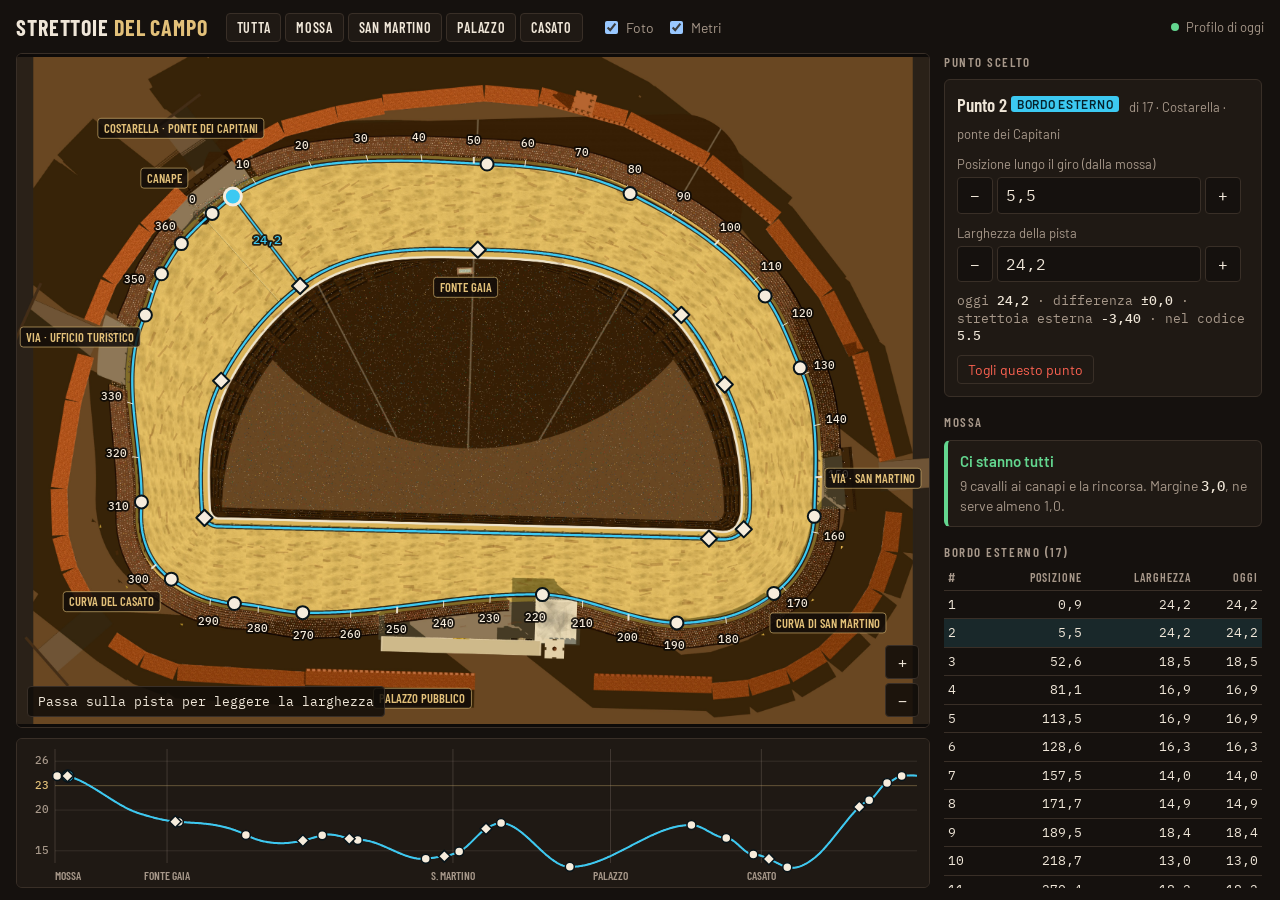
<file: creator/index.html>
<!doctype html>
<html lang="it">
<head>
<meta charset="utf-8">
<meta name="viewport" content="width=device-width,initial-scale=1,viewport-fit=cover">
<meta name="robots" content="noindex,nofollow">
<title>Strettoie del Campo</title>
<link rel="preconnect" href="https://fonts.googleapis.com">
<link rel="preconnect" href="https://fonts.gstatic.com" crossorigin>
<link rel="stylesheet" href="https://fonts.googleapis.com/css2?family=Barlow+Condensed:wght@500;600;700&family=Barlow:wght@400;500;600&family=IBM+Plex+Mono:wght@400;500&display=swap">
<style>
/* Tavolo da rilievo: la mappa occupa il campo, il pannello delle misure sta a destra,
   il profilo delle larghezze corre sotto la mappa come una sezione longitudinale. */
:root {
  color-scheme: dark;
  --fondo: #15110e;
  --carta: #1f1914;
  --riga: #392f27;
  --testo: #efe6d8;
  --tenue: #a7988a;
  --nuovo: #3cc9f2;
  --tolto: #ff6352;
  --aggiunto: #63d68f;
  --oggi: #f6ecdc;
  --tufo: #e2c079;
  --f-titolo: "Barlow Condensed", "Arial Narrow", "Helvetica Neue", sans-serif;
  --f-testo: "Barlow", system-ui, -apple-system, "Segoe UI", sans-serif;
  --f-num: "IBM Plex Mono", ui-monospace, Menlo, Consolas, monospace;
}
html, body { height: 100%; }
body { margin: 0; }
[hidden] { display: none !important; }
body { background: var(--fondo); color: var(--testo); font-family: var(--f-testo); font-size: 14px; line-height: 1.4; }
button, input { font: inherit; color: inherit; }
button { cursor: pointer; }
:focus-visible { outline: 2px solid var(--nuovo); outline-offset: 2px; }

.app {
  box-sizing: border-box; height: 100%;
  display: grid; grid-template-columns: minmax(0, 1fr) 320px; grid-template-rows: auto minmax(0, 1fr) 150px;
  gap: 10px 14px;
  padding-block: 12px;
  padding-left: max(16px, env(safe-area-inset-left, 0px));
  padding-right: max(16px, env(safe-area-inset-right, 0px));
}
.testata { grid-column: 1 / -1; display: flex; flex-wrap: wrap; align-items: center; gap: 8px 18px; }
.testata h1 { margin: 0; font-family: var(--f-titolo); font-weight: 700; font-size: 22px; letter-spacing: .04em; text-transform: uppercase; text-wrap: balance; }
.testata h1 span { color: var(--tufo); }
.viste { display: flex; flex-wrap: wrap; gap: 4px; }
.viste button, .attiva {
  background: var(--carta); border: 1px solid var(--riga); border-radius: 4px; padding: 4px 10px;
  font-family: var(--f-titolo); font-weight: 600; font-size: 14px; letter-spacing: .05em; text-transform: uppercase;
}
.viste button:hover { border-color: var(--tenue); }
.interruttori { display: flex; gap: 12px; align-items: center; color: var(--tenue); }
.interruttori label { display: flex; gap: 5px; align-items: center; cursor: pointer; }
.stato { margin-left: auto; font-size: 13px; color: var(--tenue); display: flex; align-items: center; gap: 7px; }
.stato i { width: 8px; height: 8px; border-radius: 50%; background: var(--tenue); display: inline-block; }
.stato[data-tipo="ok"] i { background: var(--aggiunto); }
.stato[data-tipo="attesa"] i { background: var(--tufo); }
.stato[data-tipo="errore"] i { background: var(--tolto); }

.mappa { grid-column: 1; grid-row: 2; position: relative; min-height: 0; border: 1px solid var(--riga); border-radius: 6px; overflow: hidden; background: #0e0b09; touch-action: none; }
.mappa canvas { position: absolute; inset: 0; width: 100%; height: 100%; display: block; cursor: grab; }
.mappa canvas.su-punto { cursor: pointer; }
.mappa canvas.trascina { cursor: grabbing; }
.lettura {
  position: absolute; left: 10px; bottom: 10px; max-width: calc(100% - 80px);
  background: rgba(16, 12, 9, .86); border: 1px solid var(--riga); border-radius: 4px; padding: 6px 10px;
  font-family: var(--f-num); font-size: 12.5px; font-variant-numeric: tabular-nums; pointer-events: none;
}
.lettura b { color: var(--nuovo); font-weight: 500; }
.lettura em { color: var(--tenue); font-style: normal; }
.zoom { position: absolute; right: 10px; bottom: 10px; display: flex; flex-direction: column; gap: 4px; }
.zoom button { width: 34px; height: 34px; border-radius: 4px; border: 1px solid var(--riga); background: rgba(16, 12, 9, .86); font-size: 18px; line-height: 1; }

.profilo { grid-column: 1; grid-row: 3; position: relative; border: 1px solid var(--riga); border-radius: 6px; background: var(--carta); overflow: hidden; touch-action: none; }
.profilo canvas { position: absolute; inset: 0; width: 100%; height: 100%; display: block; cursor: crosshair; }

.pannello { grid-column: 2; grid-row: 2 / 4; min-height: 0; overflow: auto; display: flex; flex-direction: column; gap: 16px; padding-right: 2px; }
.blocco { display: flex; flex-direction: column; gap: 8px; }
.blocco h2 { margin: 0; font-family: var(--f-titolo); font-weight: 600; font-size: 13px; letter-spacing: .12em; text-transform: uppercase; color: var(--tenue); }
.scheda { background: var(--carta); border: 1px solid var(--riga); border-radius: 6px; padding: 12px; display: flex; flex-direction: column; gap: 10px; }
.scheda .nome { font-family: var(--f-titolo); font-size: 19px; font-weight: 600; }
.scheda .nome small { font-family: var(--f-testo); font-size: 13px; font-weight: 400; color: var(--tenue); margin-left: 6px; }
.campo { display: grid; grid-template-columns: minmax(0, 1fr) auto; gap: 4px 8px; align-items: center; }
.campo label { font-size: 13px; color: var(--tenue); grid-column: 1 / -1; }
.passi { display: flex; gap: 4px; }
.passi input {
  flex: 1; min-width: 0; background: var(--fondo); border: 1px solid var(--riga); border-radius: 4px; padding: 6px 8px;
  font-family: var(--f-num); font-size: 16px; font-variant-numeric: tabular-nums;
}
.passi button { width: 36px; border-radius: 4px; border: 1px solid var(--riga); background: var(--fondo); font-family: var(--f-num); font-size: 16px; }
.passi button:hover, .azioni button:hover { border-color: var(--tenue); }
.nota { font-size: 12.5px; color: var(--tenue); font-family: var(--f-num); font-variant-numeric: tabular-nums; }
.nota b { color: var(--testo); font-weight: 500; }
.togli { align-self: flex-start; background: none; border: 1px solid var(--riga); border-radius: 4px; padding: 4px 10px; color: var(--tolto); }
.vuoto { color: var(--tenue); font-size: 13.5px; }

table { width: 100%; border-collapse: collapse; font-family: var(--f-num); font-size: 12.5px; font-variant-numeric: tabular-nums; }
th { text-align: right; font-family: var(--f-titolo); font-weight: 600; font-size: 12px; letter-spacing: .08em; text-transform: uppercase; color: var(--tenue); padding: 0 4px 4px; }
th:first-child, td:first-child { text-align: left; }
td { text-align: right; padding: 5px 4px; border-top: 1px solid var(--riga); }
tbody tr { cursor: pointer; }
tbody tr:hover td { background: rgba(255, 255, 255, .03); }
tbody tr.sel td { background: rgba(60, 201, 242, .12); }
td.piu { color: var(--aggiunto); } td.meno { color: var(--tolto); }

.azioni { display: grid; grid-template-columns: 1fr 1fr; gap: 6px; }
.azioni button { background: var(--carta); border: 1px solid var(--riga); border-radius: 4px; padding: 7px 8px; font-size: 13.5px; }
.azioni button.forte { grid-column: 1 / -1; background: var(--nuovo); color: #06222c; border-color: var(--nuovo); font-weight: 600; }
.legenda { display: grid; grid-template-columns: 28px 1fr; gap: 6px 8px; align-items: center; font-size: 13px; color: var(--tenue); }
.legenda svg { width: 28px; height: 10px; }
.aiuto { margin: 0; padding-left: 18px; color: var(--tenue); font-size: 13px; display: flex; flex-direction: column; gap: 4px; }
.aiuto kbd { font-family: var(--f-num); font-size: 11.5px; border: 1px solid var(--riga); border-radius: 3px; padding: 0 4px; color: var(--testo); }
textarea.copia { width: 100%; box-sizing: border-box; height: 120px; background: var(--fondo); border: 1px solid var(--riga); border-radius: 4px; font-family: var(--f-num); font-size: 12px; color: var(--testo); }

.scheda .nome .lato { font-family: var(--f-testo); font-size: 12px; font-weight: 600; letter-spacing: .06em; text-transform: uppercase; color: #06222c; background: var(--nuovo); border-radius: 3px; padding: 1px 6px; vertical-align: 3px; }
tr.vuota td { text-align: left; color: var(--tenue); font-family: var(--f-testo); font-size: 13px; border-top: 1px solid var(--riga); }
.azioni button.largo { grid-column: 1 / -1; }
.mossa { background: var(--carta); border: 1px solid var(--riga); border-left: 4px solid var(--aggiunto); border-radius: 6px; padding: 10px 12px; display: flex; flex-direction: column; gap: 4px; }
.mossa[data-ok="no"] { border-left-color: var(--tolto); }
.mossa .esito { font-weight: 600; font-size: 15px; }
.mossa[data-ok="si"] .esito { color: var(--aggiunto); }
.mossa[data-ok="no"] .esito { color: var(--tolto); }
.mossa p { margin: 0; color: var(--tenue); }
.mossa b { color: var(--testo); font-family: var(--f-num); font-weight: 500; }
@media (max-width: 820px) {
  html, body { height: auto; }
  .app { height: auto; grid-template-columns: minmax(0, 1fr); grid-template-rows: auto 62dvh 130px auto; }
  .pannello { grid-column: 1; grid-row: 4; overflow: visible; }
  .stato { margin-left: 0; width: 100%; }
}
@media (prefers-reduced-motion: reduce) { * { transition: none !important; } }
</style>
</head>
<body>

<div class="app">
  <header class="testata">
    <h1>Strettoie <span>del Campo</span></h1>
    <nav class="viste" aria-label="Inquadrature">
      <button type="button" data-vista="tutta">Tutta</button>
      <button type="button" data-vista="mossa">Mossa</button>
      <button type="button" data-vista="sanmartino">San Martino</button>
      <button type="button" data-vista="palazzo">Palazzo</button>
      <button type="button" data-vista="casato">Casato</button>
    </nav>
    <div class="interruttori">
      <label><input type="checkbox" id="vediFoto" checked> Foto</label>
      <label><input type="checkbox" id="vediNumeri" checked> Metri</label>
    </div>
    <div class="stato" id="stato" data-tipo="attesa" role="status"><i></i><span>Collegamento…</span></div>
  </header>

  <div class="mappa" id="riquadroMappa">
    <canvas id="mappa" aria-label="Pista vista dall'alto"></canvas>
    <div class="lettura" id="lettura"></div>
    <div class="zoom">
      <button type="button" id="zoomPiu" aria-label="Avvicina">+</button>
      <button type="button" id="zoomMeno" aria-label="Allontana">−</button>
    </div>
  </div>

  <div class="profilo"><canvas id="profilo" aria-label="Larghezza della pista lungo il giro"></canvas></div>

  <aside class="pannello">
    <section class="blocco">
      <h2>Punto scelto</h2>
      <div class="scheda" id="scheda"></div>
    </section>
    <section class="blocco">
      <h2>Mossa</h2>
      <div class="mossa" id="mossaEsito" role="status"></div>
    </section>
    <section class="blocco">
      <h2 id="titoloEst">Bordo esterno</h2>
      <table>
        <thead><tr><th>#</th><th>Posizione</th><th>Larghezza</th><th>Oggi</th></tr></thead>
        <tbody id="righeEst"></tbody>
      </table>
    </section>
    <section class="blocco">
      <h2 id="titoloInt">Colonnino</h2>
      <table>
        <thead><tr><th>#</th><th>Posizione</th><th>Larghezza</th><th>Oggi</th></tr></thead>
        <tbody id="righeInt"></tbody>
      </table>
    </section>
    <section class="blocco">
      <h2>Modifiche</h2>
      <div class="azioni">
        <button type="button" id="aggiungiEst">+ Punto esterno</button>
        <button type="button" id="aggiungiInt">+ Punto colonnino</button>
        <button type="button" id="annulla">Annulla</button>
        <button type="button" id="ripristina">Torna a oggi</button>
        <button type="button" id="copia" class="largo">Copia numeri</button>
      </div>
      <textarea class="copia" id="testoCopia" hidden readonly></textarea>
    </section>
    <section class="blocco">
      <h2>Come si usa</h2>
      <ol class="aiuto">
        <li>Trascina un <b>tondo</b> per spostare il bordo esterno, un <b>rombo</b> per spostare il colonnino.</li>
        <li>Doppio clic su un bordo per aggiungere un punto. Sul colonnino il primo punto crea un tratto di ±15 da modellare. Con <kbd>Maiusc</kbd> cambi solo la larghezza.</li>
        <li>Con un punto scelto: <kbd>↑</kbd><kbd>↓</kbd> larghezza, <kbd>←</kbd><kbd>→</kbd> posizione, <kbd>Canc</kbd> lo togli.</li>
        <li id="aiutoFine">Si salva su questo dispositivo. Quando hai finito, premi <b>Copia numeri</b> e incollali in chat.</li>
      </ol>
    </section>
    <section class="blocco">
      <h2>Legenda</h2>
      <div class="legenda">
        <svg viewBox="0 0 28 10" aria-hidden="true"><line x1="0" y1="5" x2="28" y2="5" stroke="#3cc9f2" stroke-width="3"/></svg><span>Bordi nuovi</span>
        <svg viewBox="0 0 28 10" aria-hidden="true"><line x1="0" y1="5" x2="28" y2="5" stroke="#f6ecdc" stroke-width="1.6" stroke-dasharray="4 3"/></svg><span>Bordi di oggi</span>
        <svg viewBox="0 0 28 10" aria-hidden="true"><rect x="0" y="1" width="28" height="8" fill="#ff6352" fill-opacity=".55"/></svg><span>Pista tolta</span>
        <svg viewBox="0 0 28 10" aria-hidden="true"><rect x="0" y="1" width="28" height="8" fill="#63d68f" fill-opacity=".55"/></svg><span>Pista aggiunta</span>
        <svg viewBox="0 0 28 10" aria-hidden="true"><circle cx="8" cy="5" r="4" fill="#f6ecdc" stroke="#08141a"/><rect x="17" y="1.5" width="7" height="7" transform="rotate(45 20.5 5)" fill="#f6ecdc" stroke="#08141a"/></svg><span>Tondo: bordo esterno · rombo: colonnino</span>
      </div>
      <p class="nota">Misure in unità del gioco. Tufo pieno <b>23</b>, alla mossa <b>26</b>. Oggi il punto più stretto è <b>15</b>, alla Cappella.</p>
    </section>
  </aside>
</div>

<script>
"use strict";
// ── Dati: estratti dal codice del gioco (game-3d.js), non ricopiati a mano ──────
const GEO = {"L":366.222,"H":11.5,"A":{"SM_IN":154.617,"SM_OUT":183.518,"CAS_IN":288.084,"CAS_OUT":312.106},"punti":[[0.9,-3.1],[5.5,-3.4],[52.6,4.5],[81.1,3],[113.517,1.15],[128.617,2.35],[157.517,5.75],[171.718,5.45],[189.518,3.1],[218.718,8.4],[270.384,3.05],[285.184,4.6],[296.684,6.6],[311.106,7.85],[345.906,-1.05],[353.506,-2.45],[359.706,-3]],"interni":[[5.3,4.8],[51.1,-0.05],[105.317,5.3],[125.017,4.35],[165.417,3.1],[183.118,1.5],[303.306,1.85],[341.706,4.75]],"riferimenti":{"canape":365.222,"costarella":5.5,"fonteGaia":47.609,"viaSanMartino":151.117,"sanMartino":169.067,"cappella":215.75,"entrone":223.1,"palazzo":236,"casato":300.095,"viaTurismo":337.606},"samples":[[45.501,14.534,-0.669,-0.743,0,2.916],[45.198,14.805,-0.665,-0.747,0.407,2.899],[44.893,15.075,-0.66,-0.751,0.814,2.88],[44.586,15.342,-0.656,-0.755,1.221,2.86],[44.278,15.608,-0.651,-0.759,1.628,2.839],[43.969,15.872,-0.647,-0.763,2.034,2.816],[43.658,16.134,-0.642,-0.767,2.441,2.792],[43.345,16.395,-0.637,-0.771,2.848,2.766],[43.031,16.653,-0.633,-0.774,3.255,2.74],[42.715,16.91,-0.628,-0.778,3.662,2.712],[42.397,17.164,-0.623,-0.782,4.069,2.683],[42.079,17.417,-0.619,-0.786,4.476,2.653],[41.758,17.668,-0.614,-0.789,4.883,2.622],[41.436,17.917,-0.609,-0.793,5.29,2.59],[41.113,18.164,-0.605,-0.797,5.696,2.557],[40.788,18.409,-0.6,-0.8,6.103,2.523],[40.462,18.652,-0.595,-0.804,6.51,2.487],[40.134,18.893,-0.59,-0.807,6.917,2.452],[39.805,19.132,-0.585,-0.811,7.324,2.415],[39.474,19.369,-0.581,-0.814,7.731,2.377],[39.142,19.605,-0.576,-0.818,8.138,2.339],[38.809,19.838,-0.571,-0.821,8.545,2.3],[38.474,20.069,-0.566,-0.825,8.951,2.26],[38.138,20.298,-0.561,-0.828,9.358,2.22],[37.8,20.525,-0.556,-0.831,9.765,2.179],[37.462,20.751,-0.551,-0.835,10.172,2.137],[37.121,20.974,-0.546,-0.838,10.579,2.095],[36.78,21.195,-0.541,-0.841,10.986,2.052],[36.437,21.414,-0.536,-0.844,11.393,2.009],[36.093,21.631,-0.531,-0.848,11.8,1.966],[35.747,21.846,-0.526,-0.851,12.207,1.922],[35.4,22.059,-0.521,-0.854,12.613,1.877],[35.052,22.269,-0.515,-0.857,13.02,1.833],[34.703,22.478,-0.51,-0.86,13.427,1.788],[34.353,22.685,-0.505,-0.863,13.834,1.743],[34.001,22.889,-0.5,-0.866,14.241,1.697],[33.648,23.092,-0.495,-0.869,14.648,1.652],[33.294,23.292,-0.49,-0.872,15.055,1.606],[32.938,23.49,-0.484,-0.875,15.462,1.561],[32.582,23.686,-0.479,-0.878,15.869,1.515],[32.224,23.88,-0.474,-0.881,16.275,1.469],[31.865,24.072,-0.469,-0.883,16.682,1.423],[31.505,24.261,-0.463,-0.886,17.089,1.378],[31.144,24.449,-0.458,-0.889,17.496,1.332],[30.782,24.634,-0.453,-0.892,17.903,1.287],[30.418,24.817,-0.447,-0.894,18.31,1.241],[30.054,24.998,-0.442,-0.897,18.717,1.196],[29.688,25.177,-0.437,-0.9,19.124,1.151],[29.322,25.353,-0.431,-0.902,19.531,1.107],[28.954,25.528,-0.426,-0.905,19.937,1.063],[28.585,25.7,-0.42,-0.907,20.344,1.019],[28.216,25.87,-0.415,-0.91,20.751,0.976],[27.845,26.038,-0.409,-0.912,21.158,0.933],[27.473,26.203,-0.404,-0.915,21.565,0.89],[27.101,26.366,-0.399,-0.917,21.972,0.848],[26.727,26.527,-0.393,-0.92,22.379,0.807],[26.352,26.686,-0.388,-0.922,22.786,0.766],[25.977,26.843,-0.382,-0.924,23.192,0.726],[25.6,26.997,-0.376,-0.926,23.599,0.686],[25.223,27.149,-0.371,-0.929,24.006,0.647],[24.845,27.299,-0.365,-0.931,24.413,0.609],[24.465,27.446,-0.36,-0.933,24.82,0.572],[24.085,27.592,-0.354,-0.935,25.227,0.536],[23.704,27.735,-0.349,-0.937,25.634,0.5],[23.323,27.875,-0.343,-0.939,26.041,0.465],[22.94,28.014,-0.337,-0.941,26.448,0.432],[22.557,28.15,-0.332,-0.943,26.854,0.399],[22.172,28.284,-0.326,-0.945,27.261,0.367],[21.787,28.415,-0.32,-0.947,27.668,0.336],[21.401,28.544,-0.315,-0.949,28.075,0.307],[21.015,28.671,-0.309,-0.951,28.482,0.278],[20.627,28.796,-0.303,-0.953,28.889,0.251],[20.239,28.918,-0.298,-0.955,29.296,0.225],[19.851,29.038,-0.292,-0.956,29.703,0.2],[19.461,29.156,-0.286,-0.958,30.11,0.176],[19.071,29.271,-0.28,-0.96,30.516,0.154],[18.68,29.384,-0.275,-0.962,30.923,0.133],[18.288,29.495,-0.269,-0.963,31.33,0.113],[17.896,29.603,-0.263,-0.965,31.737,0.095],[17.503,29.709,-0.257,-0.966,32.144,0.078],[17.11,29.812,-0.252,-0.968,32.551,0.063],[16.716,29.913,-0.246,-0.969,32.958,0.049],[16.321,30.012,-0.24,-0.971,33.365,0.037],[15.926,30.109,-0.234,-0.972,33.772,0.027],[15.53,30.203,-0.228,-0.974,34.178,0.018],[15.133,30.295,-0.223,-0.975,34.585,0.011],[14.737,30.384,-0.217,-0.976,34.992,0.006],[14.339,30.471,-0.211,-0.978,35.399,0.002],[13.941,30.556,-0.205,-0.979,35.806,0],[13.543,30.638,-0.199,-0.98,36.213,0],[13.144,30.718,-0.193,-0.981,36.62,0],[12.744,30.795,-0.187,-0.982,37.027,0],[12.344,30.87,-0.182,-0.983,37.433,0],[11.944,30.943,-0.176,-0.984,37.84,0],[11.543,31.013,-0.17,-0.985,38.247,0],[11.142,31.081,-0.164,-0.986,38.654,0],[10.74,31.146,-0.158,-0.987,39.061,0],[10.338,31.21,-0.152,-0.988,39.468,0],[9.936,31.27,-0.146,-0.989,39.875,0],[9.533,31.328,-0.14,-0.99,40.282,0],[9.13,31.384,-0.134,-0.991,40.689,0],[8.727,31.438,-0.128,-0.992,41.095,0],[8.323,31.489,-0.122,-0.992,41.502,0],[7.919,31.537,-0.116,-0.993,41.909,0],[7.515,31.583,-0.111,-0.994,42.316,0],[7.111,31.627,-0.105,-0.995,42.723,0],[6.706,31.669,-0.099,-0.995,43.13,0],[6.301,31.707,-0.093,-0.996,43.537,0],[5.895,31.744,-0.087,-0.996,43.944,0],[5.49,31.778,-0.081,-0.997,44.351,0],[5.084,31.81,-0.075,-0.997,44.757,0],[4.679,31.839,-0.069,-0.998,45.164,0],[4.273,31.866,-0.063,-0.998,45.571,0],[3.866,31.89,-0.057,-0.998,45.978,0],[3.46,31.912,-0.051,-0.999,46.385,0],[3.054,31.931,-0.045,-0.999,46.792,0],[2.647,31.948,-0.039,-0.999,47.199,0],[2.24,31.963,-0.033,-0.999,47.606,0],[1.834,31.975,-0.027,-1,48.013,0],[1.427,31.985,-0.021,-1,48.419,0],[1.02,31.992,-0.015,-1,48.826,0],[0.613,31.997,-0.009,-1,49.233,0],[0.206,32,-0.003,-1,49.64,0],[-0.2,32,0.003,-1,50.047,0],[-0.607,31.997,0.009,-1,50.454,0],[-1.014,31.992,0.015,-1,50.861,0],[-1.421,31.985,0.021,-1,51.268,0],[-1.828,31.975,0.027,-1,51.674,0],[-2.234,31.963,0.033,-0.999,52.081,0],[-2.641,31.949,0.039,-0.999,52.488,0],[-3.048,31.932,0.045,-0.999,52.895,0],[-3.454,31.912,0.051,-0.999,53.302,0],[-3.86,31.89,0.057,-0.998,53.709,0],[-4.266,31.866,0.063,-0.998,54.116,0],[-4.672,31.839,0.069,-0.998,54.523,0],[-5.078,31.81,0.075,-0.997,54.93,0],[-5.484,31.779,0.081,-0.997,55.336,0],[-5.889,31.744,0.087,-0.996,55.743,0],[-6.295,31.708,0.093,-0.996,56.15,0],[-6.7,31.669,0.099,-0.995,56.557,0],[-7.105,31.628,0.104,-0.995,56.964,0],[-7.509,31.584,0.11,-0.994,57.371,0],[-7.913,31.538,0.116,-0.993,57.778,0],[-8.317,31.489,0.122,-0.992,58.185,0],[-8.721,31.438,0.128,-0.992,58.592,0],[-9.124,31.385,0.134,-0.991,58.998,0],[-9.527,31.329,0.14,-0.99,59.405,0],[-9.93,31.271,0.146,-0.989,59.812,0],[-10.332,31.21,0.152,-0.988,60.219,0],[-10.734,31.147,0.158,-0.987,60.626,0],[-11.136,31.082,0.164,-0.986,61.033,0],[-11.537,31.014,0.17,-0.986,61.44,0],[-11.938,30.944,0.176,-0.984,61.847,0],[-12.338,30.871,0.181,-0.983,62.254,0],[-12.738,30.796,0.187,-0.982,62.66,0],[-13.138,30.719,0.193,-0.981,63.067,0],[-13.537,30.639,0.199,-0.98,63.474,0],[-13.935,30.557,0.205,-0.979,63.881,0],[-14.333,30.472,0.211,-0.978,64.288,0],[-14.731,30.385,0.217,-0.976,64.695,0],[-15.128,30.296,0.222,-0.975,65.102,0],[-15.524,30.204,0.228,-0.974,65.509,0],[-15.92,30.11,0.234,-0.972,65.915,0],[-16.315,30.014,0.24,-0.971,66.322,0],[-16.71,29.915,0.246,-0.969,66.729,0],[-17.104,29.814,0.252,-0.968,67.136,0],[-17.497,29.71,0.257,-0.966,67.543,0],[-17.89,29.604,0.263,-0.965,67.95,0],[-18.283,29.496,0.269,-0.963,68.357,0],[-18.674,29.386,0.275,-0.962,68.764,0],[-19.065,29.273,0.28,-0.96,69.171,0],[-19.455,29.157,0.286,-0.958,69.577,0],[-19.845,29.04,0.292,-0.956,69.984,0],[-20.234,28.92,0.298,-0.955,70.391,0],[-20.622,28.798,0.303,-0.953,70.798,0],[-21.009,28.673,0.309,-0.951,71.205,0],[-21.396,28.546,0.315,-0.949,71.612,0],[-21.781,28.417,0.32,-0.947,72.019,0],[-22.167,28.286,0.326,-0.945,72.426,0],[-22.551,28.152,0.332,-0.943,72.833,0],[-22.934,28.016,0.337,-0.941,73.239,0],[-23.317,27.877,0.343,-0.939,73.646,0],[-23.699,27.737,0.349,-0.937,74.053,0],[-24.08,27.594,0.354,-0.935,74.46,0],[-24.46,27.449,0.36,-0.933,74.867,0],[-24.839,27.301,0.365,-0.931,75.274,0],[-25.217,27.151,0.371,-0.929,75.681,0],[-25.595,26.999,0.376,-0.926,76.088,0],[-25.971,26.845,0.382,-0.924,76.495,0],[-26.347,26.688,0.387,-0.922,76.901,0],[-26.721,26.53,0.393,-0.92,77.308,0],[-27.095,26.369,0.398,-0.917,77.715,0],[-27.468,26.205,0.404,-0.915,78.122,0],[-27.839,26.04,0.409,-0.912,78.529,0],[-28.21,25.872,0.415,-0.91,78.936,0],[-28.58,25.702,0.42,-0.907,79.343,0],[-28.949,25.53,0.426,-0.905,79.75,0],[-29.316,25.356,0.431,-0.902,80.157,0],[-29.683,25.179,0.437,-0.9,80.563,0],[-30.048,25.001,0.442,-0.897,80.97,0],[-30.413,24.82,0.447,-0.894,81.377,0],[-30.776,24.637,0.453,-0.892,81.784,0],[-31.139,24.452,0.458,-0.889,82.191,0],[-31.5,24.264,0.463,-0.886,82.598,0],[-31.86,24.075,0.469,-0.883,83.005,0],[-32.219,23.883,0.474,-0.881,83.412,0],[-32.576,23.689,0.479,-0.878,83.818,0],[-32.933,23.493,0.484,-0.875,84.225,0],[-33.288,23.295,0.49,-0.872,84.632,0],[-33.643,23.095,0.495,-0.869,85.039,0],[-33.996,22.892,0.5,-0.866,85.446,0],[-34.347,22.688,0.505,-0.863,85.853,0],[-34.698,22.481,0.51,-0.86,86.26,0],[-35.047,22.273,0.515,-0.857,86.667,0],[-35.395,22.062,0.521,-0.854,87.074,0],[-35.742,21.849,0.526,-0.851,87.48,0],[-36.087,21.634,0.531,-0.848,87.887,0],[-36.432,21.417,0.536,-0.844,88.294,0],[-36.775,21.198,0.541,-0.841,88.701,0],[-37.116,20.977,0.546,-0.838,89.108,0],[-37.456,20.754,0.551,-0.835,89.515,0],[-37.795,20.529,0.556,-0.831,89.922,0],[-38.133,20.302,0.561,-0.828,90.329,0],[-38.469,20.072,0.566,-0.825,90.736,0],[-38.804,19.841,0.571,-0.821,91.142,0],[-39.137,19.608,0.576,-0.818,91.549,0],[-39.469,19.373,0.58,-0.814,91.956,0],[-39.8,19.136,0.585,-0.811,92.363,0],[-40.129,18.897,0.59,-0.807,92.77,0],[-40.457,18.656,0.595,-0.804,93.177,0],[-40.783,18.412,0.6,-0.8,93.584,0],[-41.108,18.167,0.605,-0.797,93.991,0],[-41.432,17.921,0.609,-0.793,94.398,0],[-41.753,17.672,0.614,-0.789,94.804,0],[-42.074,17.421,0.619,-0.786,95.211,0],[-42.393,17.168,0.623,-0.782,95.618,0],[-42.71,16.914,0.628,-0.778,96.025,0],[-43.026,16.657,0.633,-0.774,96.432,0],[-43.34,16.399,0.637,-0.771,96.839,0],[-43.653,16.138,0.642,-0.767,97.246,0],[-43.964,15.876,0.647,-0.763,97.653,0],[-44.274,15.612,0.651,-0.759,98.059,0],[-44.582,15.346,0.656,-0.755,98.466,0],[-44.888,15.079,0.66,-0.751,98.873,0],[-45.193,14.809,0.665,-0.747,99.28,0],[-45.496,14.538,0.669,-0.743,99.687,0],[-45.798,14.265,0.673,-0.739,100.094,0],[-46.098,13.99,0.678,-0.735,100.501,0],[-46.396,13.713,0.682,-0.731,100.908,0],[-46.693,13.435,0.687,-0.727,101.315,0],[-46.988,13.154,0.691,-0.723,101.721,0],[-47.281,12.872,0.695,-0.719,102.128,0],[-47.573,12.588,0.7,-0.715,102.535,0],[-47.863,12.303,0.704,-0.71,102.942,0],[-48.151,12.016,0.708,-0.706,103.349,0],[-48.437,11.727,0.712,-0.702,103.756,0],[-48.722,11.436,0.716,-0.698,104.163,0],[-49.005,11.144,0.721,-0.693,104.57,0],[-49.286,10.85,0.725,-0.689,104.977,0],[-49.565,10.554,0.729,-0.685,105.383,0],[-49.843,10.256,0.733,-0.68,105.79,0],[-50.119,9.957,0.737,-0.676,106.197,0],[-50.393,9.657,0.741,-0.671,106.604,0],[-50.665,9.354,0.745,-0.667,107.011,0],[-50.936,9.05,0.749,-0.663,107.418,0],[-51.205,8.745,0.753,-0.658,107.825,0],[-51.471,8.438,0.757,-0.653,108.232,0],[-51.736,8.129,0.761,-0.649,108.639,0],[-51.999,7.818,0.765,-0.644,109.045,0],[-52.261,7.506,0.769,-0.64,109.452,0],[-52.52,7.193,0.772,-0.635,109.859,0],[-52.778,6.878,0.776,-0.631,110.266,0],[-53.033,6.561,0.78,-0.626,110.673,0],[-53.287,6.243,0.784,-0.621,111.08,0],[-53.539,5.924,0.787,-0.617,111.487,0],[-53.789,5.603,0.791,-0.612,111.894,0],[-54.037,5.28,0.795,-0.607,112.3,0],[-54.283,4.956,0.798,-0.602,112.707,0],[-54.527,4.63,0.802,-0.598,113.114,0],[-54.769,4.303,0.805,-0.593,113.521,0],[-55.009,3.975,0.809,-0.588,113.928,0],[-55.247,3.645,0.812,-0.583,114.335,0],[-55.484,3.314,0.816,-0.578,114.742,0],[-55.718,2.981,0.819,-0.573,115.149,0],[-55.95,2.647,0.823,-0.568,115.556,0],[-56.18,2.312,0.826,-0.563,115.962,0],[-56.409,1.975,0.83,-0.558,116.369,0],[-56.635,1.637,0.833,-0.553,116.776,0],[-56.859,1.297,0.836,-0.548,117.183,0],[-57.081,0.956,0.839,-0.543,117.59,0],[-57.301,0.614,0.843,-0.538,117.997,0],[-57.519,0.27,0.846,-0.533,118.404,0],[-57.735,-0.074,0.849,-0.528,118.811,0],[-57.949,-0.421,0.852,-0.523,119.218,0],[-58.161,-0.768,0.855,-0.518,119.624,0],[-58.371,-1.117,0.858,-0.513,120.031,0],[-58.578,-1.466,0.861,-0.508,120.438,0],[-58.784,-1.818,0.864,-0.503,120.845,0],[-58.988,-2.17,0.867,-0.498,121.252,0],[-59.189,-2.524,0.87,-0.492,121.659,0],[-59.388,-2.878,0.873,-0.487,122.066,0],[-59.585,-3.234,0.876,-0.482,122.473,0],[-59.78,-3.591,0.879,-0.477,122.88,0],[-59.973,-3.95,0.882,-0.471,123.286,0],[-60.164,-4.309,0.885,-0.466,123.693,0],[-60.352,-4.67,0.888,-0.461,124.1,0],[-60.539,-5.031,0.89,-0.455,124.507,0],[-60.723,-5.394,0.893,-0.45,124.914,0],[-60.905,-5.758,0.896,-0.445,125.321,0],[-61.085,-6.123,0.898,-0.439,125.728,0],[-61.263,-6.489,0.901,-0.434,126.135,0],[-61.438,-6.856,0.904,-0.429,126.541,0],[-61.611,-7.224,0.906,-0.423,126.948,0],[-61.782,-7.593,0.909,-0.418,127.355,0],[-61.951,-7.964,0.911,-0.412,127.762,0],[-62.118,-8.335,0.913,-0.407,128.169,0],[-62.282,-8.707,0.916,-0.401,128.576,0],[-62.445,-9.08,0.918,-0.396,128.983,0],[-62.605,-9.454,0.921,-0.39,129.39,0],[-62.762,-9.829,0.923,-0.385,129.797,0],[-62.918,-10.205,0.925,-0.379,130.203,0],[-63.071,-10.582,0.928,-0.374,130.61,0],[-63.222,-10.96,0.93,-0.368,131.017,0],[-63.371,-11.339,0.932,-0.363,131.424,0],[-63.517,-11.719,0.934,-0.357,131.831,0],[-63.661,-12.099,0.936,-0.351,132.238,0],[-63.803,-12.48,0.938,-0.346,132.645,0],[-63.943,-12.863,0.94,-0.34,133.052,0],[-64.08,-13.246,0.942,-0.335,133.459,0],[-64.215,-13.629,0.944,-0.329,133.865,0],[-64.348,-14.014,0.946,-0.323,134.272,0],[-64.478,-14.399,0.948,-0.318,134.679,0],[-64.606,-14.786,0.95,-0.312,135.086,0],[-64.732,-15.173,0.952,-0.306,135.493,0],[-64.855,-15.56,0.954,-0.301,135.9,0],[-64.977,-15.949,0.956,-0.295,136.307,0],[-65.095,-16.338,0.957,-0.289,136.714,0],[-65.212,-16.728,0.959,-0.283,137.121,0],[-65.326,-17.118,0.961,-0.278,137.527,0],[-65.438,-17.51,0.962,-0.272,137.934,0],[-65.547,-17.901,0.964,-0.266,138.341,0],[-65.654,-18.294,0.966,-0.26,138.748,0],[-65.759,-18.687,0.967,-0.255,139.155,0],[-65.862,-19.081,0.969,-0.249,139.562,0],[-65.962,-19.475,0.97,-0.243,139.969,0],[-66.059,-19.87,0.971,-0.237,140.376,0],[-66.155,-20.266,0.973,-0.231,140.782,0],[-66.248,-20.662,0.974,-0.226,141.189,0],[-66.338,-21.059,0.976,-0.22,141.596,0],[-66.426,-21.456,0.977,-0.214,142.003,0],[-66.512,-21.854,0.978,-0.208,142.41,0],[-66.596,-22.252,0.979,-0.202,142.817,0],[-66.677,-22.651,0.981,-0.196,143.224,0],[-66.755,-23.05,0.982,-0.19,143.631,0],[-66.832,-23.449,0.983,-0.185,144.038,0],[-66.906,-23.85,0.984,-0.179,144.444,0],[-66.977,-24.25,0.985,-0.173,144.851,0],[-67.046,-24.651,0.986,-0.167,145.258,0],[-67.113,-25.052,0.987,-0.161,145.665,0],[-67.177,-25.454,0.988,-0.155,146.072,0],[-67.239,-25.856,0.989,-0.149,146.479,0],[-67.299,-26.259,0.99,-0.143,146.886,0],[-67.356,-26.662,0.991,-0.137,147.293,0],[-67.41,-27.065,0.991,-0.131,147.7,0],[-67.463,-27.468,0.992,-0.125,148.106,0],[-67.513,-27.872,0.993,-0.12,148.513,0],[-67.56,-28.276,0.994,-0.114,148.92,0],[-67.605,-28.681,0.994,-0.108,149.327,0],[-67.648,-29.085,0.995,-0.102,149.734,0],[-67.688,-29.49,0.995,-0.096,150.141,0],[-67.725,-29.895,0.996,-0.09,150.548,0],[-67.761,-30.301,0.996,-0.084,150.955,0],[-67.794,-30.706,0.997,-0.078,151.362,0],[-67.824,-31.112,0.997,-0.072,151.768,0],[-67.852,-31.518,0.998,-0.066,152.175,0],[-67.878,-31.924,0.998,-0.06,152.582,0],[-67.901,-32.33,0.999,-0.054,152.989,0],[-67.922,-32.737,0.999,-0.048,153.396,0],[-67.94,-33.143,0.999,-0.042,153.803,0],[-67.956,-33.55,0.999,-0.036,154.21,0],[-67.969,-33.956,1,-0.03,154.617,0],[-67.98,-34.363,1,-0.024,155.023,0],[-67.989,-34.77,1,-0.018,155.43,0],[-67.995,-35.177,1,-0.012,155.837,0],[-67.999,-35.584,1,-0.006,156.244,0],[-68,-35.991,1,0.005,156.651,0],[-67.995,-36.398,1,0.025,157.058,0],[-67.98,-36.804,0.999,0.05,157.465,0],[-67.954,-37.211,0.997,0.076,157.872,0],[-67.918,-37.616,0.995,0.101,158.279,0],[-67.872,-38.02,0.992,0.126,158.686,0],[-67.815,-38.424,0.988,0.151,159.093,0],[-67.749,-38.825,0.984,0.177,159.5,0],[-67.672,-39.225,0.979,0.202,159.908,0],[-67.585,-39.623,0.974,0.226,160.315,0],[-67.487,-40.018,0.968,0.251,160.722,0],[-67.38,-40.411,0.961,0.276,161.129,0],[-67.263,-40.8,0.954,0.3,161.536,0],[-67.136,-41.187,0.946,0.324,161.943,0],[-66.999,-41.571,0.937,0.348,162.35,0],[-66.852,-41.95,0.928,0.372,162.757,0],[-66.696,-42.326,0.919,0.395,163.164,0],[-66.53,-42.698,0.908,0.419,163.571,0],[-66.355,-43.066,0.897,0.442,163.978,0],[-66.171,-43.429,0.886,0.464,164.386,0],[-65.977,-43.787,0.874,0.487,164.793,0],[-65.775,-44.14,0.861,0.509,165.2,0],[-65.563,-44.488,0.848,0.53,165.607,0],[-65.343,-44.83,0.834,0.552,166.014,0],[-65.114,-45.166,0.82,0.573,166.421,0],[-64.877,-45.497,0.805,0.594,166.828,0],[-64.631,-45.822,0.789,0.614,167.235,0],[-64.377,-46.14,0.774,0.634,167.642,0],[-64.115,-46.451,0.757,0.653,168.049,0],[-63.845,-46.756,0.74,0.672,168.456,0],[-63.568,-47.054,0.723,0.691,168.863,0],[-63.283,-47.345,0.705,0.709,169.271,0],[-62.99,-47.628,0.687,0.727,169.678,0],[-62.691,-47.904,0.668,0.744,170.085,0],[-62.385,-48.172,0.649,0.761,170.492,0],[-62.072,-48.432,0.629,0.777,170.899,0],[-61.752,-48.685,0.61,0.793,171.306,0],[-61.426,-48.929,0.589,0.808,171.713,0],[-61.094,-49.164,0.568,0.823,172.12,0],[-60.756,-49.391,0.547,0.837,172.527,0],[-60.413,-49.61,0.526,0.851,172.934,0],[-60.064,-49.819,0.504,0.864,173.341,0],[-59.71,-50.02,0.482,0.876,173.748,0],[-59.351,-50.212,0.459,0.888,174.156,0],[-58.987,-50.394,0.437,0.9,174.563,0],[-58.618,-50.567,0.414,0.91,174.97,0],[-58.245,-50.731,0.39,0.921,175.377,0],[-57.869,-50.885,0.367,0.93,175.784,0],[-57.488,-51.029,0.343,0.939,176.191,0],[-57.104,-51.164,0.319,0.948,176.598,0],[-56.716,-51.289,0.295,0.956,177.005,0],[-56.326,-51.404,0.27,0.963,177.412,0],[-55.933,-51.509,0.246,0.969,177.819,0],[-55.537,-51.604,0.221,0.975,178.226,0],[-55.139,-51.689,0.196,0.981,178.633,0],[-54.739,-51.764,0.171,0.985,179.041,0],[-54.337,-51.828,0.146,0.989,179.448,0],[-53.933,-51.883,0.121,0.993,179.855,0],[-53.528,-51.927,0.096,0.995,180.262,0],[-53.123,-51.961,0.07,0.998,180.669,0],[-52.716,-51.984,0.045,0.999,181.076,0],[-52.31,-51.997,0.016,1,181.483,0],[-51.903,-51.997,-0.014,1,181.89,0],[-51.496,-51.986,-0.028,1,182.297,0],[-51.089,-51.974,-0.028,1,182.704,0],[-50.682,-51.963,-0.028,1,183.111,0],[-50.276,-51.952,-0.028,1,183.518,0],[-49.869,-51.94,-0.028,1,183.925,0],[-49.462,-51.929,-0.028,1,184.331,0],[-49.055,-51.917,-0.028,1,184.738,0],[-48.649,-51.906,-0.028,1,185.145,0],[-48.242,-51.895,-0.028,1,185.552,0],[-47.835,-51.883,-0.028,1,185.959,0],[-47.429,-51.872,-0.028,1,186.366,0],[-47.022,-51.86,-0.028,1,186.773,0],[-46.615,-51.849,-0.028,1,187.18,0],[-46.208,-51.838,-0.028,1,187.586,0],[-45.802,-51.826,-0.028,1,187.993,0],[-45.395,-51.815,-0.028,1,188.4,0],[-44.988,-51.803,-0.028,1,188.807,0],[-44.582,-51.792,-0.028,1,189.214,0],[-44.175,-51.781,-0.028,1,189.621,0],[-43.768,-51.769,-0.028,1,190.028,0],[-43.361,-51.758,-0.028,1,190.435,0],[-42.955,-51.746,-0.028,1,190.841,0],[-42.548,-51.735,-0.028,1,191.248,0],[-42.141,-51.724,-0.028,1,191.655,0],[-41.735,-51.712,-0.028,1,192.062,0],[-41.328,-51.701,-0.028,1,192.469,0],[-40.921,-51.689,-0.028,1,192.876,0],[-40.514,-51.678,-0.028,1,193.283,0],[-40.108,-51.667,-0.028,1,193.69,0],[-39.701,-51.655,-0.028,1,194.096,0],[-39.294,-51.644,-0.028,1,194.503,0],[-38.888,-51.632,-0.028,1,194.91,0],[-38.481,-51.621,-0.028,1,195.317,0],[-38.074,-51.61,-0.028,1,195.724,0],[-37.667,-51.598,-0.028,1,196.131,0],[-37.261,-51.587,-0.028,1,196.538,0],[-36.854,-51.575,-0.028,1,196.945,0],[-36.447,-51.564,-0.028,1,197.351,0],[-36.041,-51.553,-0.028,1,197.758,0],[-35.634,-51.541,-0.028,1,198.165,0],[-35.227,-51.53,-0.028,1,198.572,0],[-34.82,-51.518,-0.028,1,198.979,0],[-34.414,-51.507,-0.028,1,199.386,0],[-34.007,-51.496,-0.028,1,199.793,0],[-33.6,-51.484,-0.028,1,200.2,0],[-33.194,-51.473,-0.028,1,200.606,0],[-32.787,-51.461,-0.028,1,201.013,0],[-32.38,-51.45,-0.028,1,201.42,0],[-31.973,-51.439,-0.028,1,201.827,0],[-31.567,-51.427,-0.028,1,202.234,0],[-31.16,-51.416,-0.028,1,202.641,0],[-30.753,-51.404,-0.028,1,203.048,0],[-30.347,-51.393,-0.028,1,203.455,0],[-29.94,-51.381,-0.028,1,203.861,0],[-29.533,-51.37,-0.028,1,204.268,0],[-29.126,-51.359,-0.028,1,204.675,0],[-28.72,-51.347,-0.028,1,205.082,0],[-28.313,-51.336,-0.028,1,205.489,0],[-27.906,-51.324,-0.028,1,205.896,0],[-27.5,-51.313,-0.028,1,206.303,0],[-27.093,-51.302,-0.028,1,206.71,0],[-26.686,-51.29,-0.028,1,207.116,0],[-26.279,-51.279,-0.028,1,207.523,0],[-25.873,-51.267,-0.028,1,207.93,0],[-25.466,-51.256,-0.028,1,208.337,0],[-25.059,-51.245,-0.028,1,208.744,0],[-24.653,-51.233,-0.028,1,209.151,0],[-24.246,-51.222,-0.028,1,209.558,0],[-23.839,-51.21,-0.028,1,209.964,0],[-23.432,-51.199,-0.028,1,210.371,0],[-23.026,-51.188,-0.028,1,210.778,0],[-22.619,-51.176,-0.028,1,211.185,0],[-22.212,-51.165,-0.028,1,211.592,0],[-21.806,-51.153,-0.028,1,211.999,0],[-21.399,-51.142,-0.028,1,212.406,0],[-20.992,-51.131,-0.028,1,212.813,0],[-20.585,-51.119,-0.028,1,213.219,0],[-20.179,-51.108,-0.028,1,213.626,0],[-19.772,-51.096,-0.028,1,214.033,0],[-19.365,-51.085,-0.028,1,214.44,0],[-18.959,-51.074,-0.028,1,214.847,0],[-18.552,-51.062,-0.028,1,215.254,0],[-18.145,-51.051,-0.028,1,215.661,0],[-17.738,-51.039,-0.028,1,216.068,0],[-17.332,-51.028,-0.028,1,216.474,0],[-16.925,-51.017,-0.028,1,216.881,0],[-16.518,-51.005,-0.028,1,217.288,0],[-16.112,-50.994,-0.028,1,217.695,0],[-15.705,-50.982,-0.028,1,218.102,0],[-15.298,-50.971,-0.028,1,218.509,0],[-14.891,-50.96,-0.028,1,218.916,0],[-14.485,-50.948,-0.028,1,219.323,0],[-14.078,-50.937,-0.028,1,219.729,0],[-13.671,-50.925,-0.028,1,220.136,0],[-13.265,-50.914,-0.028,1,220.543,0],[-12.858,-50.903,-0.028,1,220.95,0],[-12.451,-50.891,-0.028,1,221.357,0],[-12.044,-50.88,-0.028,1,221.764,0],[-11.638,-50.868,-0.028,1,222.171,0],[-11.231,-50.857,-0.028,1,222.578,0],[-10.824,-50.846,-0.028,1,222.984,0],[-10.418,-50.834,-0.028,1,223.391,0],[-10.011,-50.823,-0.028,1,223.798,0],[-9.604,-50.811,-0.028,1,224.205,0],[-9.197,-50.8,-0.028,1,224.612,0],[-8.791,-50.789,-0.028,1,225.019,0],[-8.384,-50.777,-0.028,1,225.426,0],[-7.977,-50.766,-0.028,1,225.833,0],[-7.571,-50.754,-0.028,1,226.239,0],[-7.164,-50.743,-0.028,1,226.646,0],[-6.757,-50.732,-0.028,1,227.053,0],[-6.35,-50.72,-0.028,1,227.46,0],[-5.944,-50.709,-0.028,1,227.867,0],[-5.537,-50.697,-0.028,1,228.274,0],[-5.13,-50.686,-0.028,1,228.681,0],[-4.724,-50.674,-0.028,1,229.088,0],[-4.317,-50.663,-0.028,1,229.494,0],[-3.91,-50.652,-0.028,1,229.901,0],[-3.503,-50.64,-0.028,1,230.308,0],[-3.097,-50.629,-0.028,1,230.715,0],[-2.69,-50.617,-0.028,1,231.122,0],[-2.283,-50.606,-0.028,1,231.529,0],[-1.877,-50.595,-0.028,1,231.936,0],[-1.47,-50.583,-0.028,1,232.343,0],[-1.063,-50.572,-0.028,1,232.749,0],[-0.656,-50.56,-0.028,1,233.156,0],[-0.25,-50.549,-0.028,1,233.563,0],[0.157,-50.538,-0.028,1,233.97,0],[0.564,-50.526,-0.028,1,234.377,0],[0.97,-50.515,-0.028,1,234.784,0],[1.377,-50.503,-0.028,1,235.191,0],[1.784,-50.492,-0.028,1,235.598,0],[2.191,-50.481,-0.028,1,236.004,0],[2.597,-50.469,-0.028,1,236.411,0],[3.004,-50.458,-0.028,1,236.818,0],[3.411,-50.446,-0.028,1,237.225,0],[3.817,-50.435,-0.028,1,237.632,0],[4.224,-50.424,-0.028,1,238.039,0],[4.631,-50.412,-0.028,1,238.446,0],[5.038,-50.401,-0.028,1,238.853,0],[5.444,-50.389,-0.028,1,239.259,0],[5.851,-50.378,-0.028,1,239.666,0],[6.258,-50.367,-0.028,1,240.073,0],[6.664,-50.355,-0.028,1,240.48,0],[7.071,-50.344,-0.028,1,240.887,0],[7.478,-50.332,-0.028,1,241.294,0],[7.885,-50.321,-0.028,1,241.701,0],[8.291,-50.31,-0.028,1,242.108,0],[8.698,-50.298,-0.028,1,242.514,0],[9.105,-50.287,-0.028,1,242.921,0],[9.511,-50.275,-0.028,1,243.328,0],[9.918,-50.264,-0.028,1,243.735,0],[10.325,-50.253,-0.028,1,244.142,0],[10.732,-50.241,-0.028,1,244.549,0],[11.138,-50.23,-0.028,1,244.956,0],[11.545,-50.218,-0.028,1,245.363,0],[11.952,-50.207,-0.028,1,245.769,0],[12.358,-50.196,-0.028,1,246.176,0],[12.765,-50.184,-0.028,1,246.583,0],[13.172,-50.173,-0.028,1,246.99,0],[13.579,-50.161,-0.028,1,247.397,0],[13.985,-50.15,-0.028,1,247.804,0],[14.392,-50.139,-0.028,1,248.211,0],[14.799,-50.127,-0.028,1,248.618,0],[15.205,-50.116,-0.028,1,249.024,0],[15.612,-50.104,-0.028,1,249.431,0],[16.019,-50.093,-0.028,1,249.838,0],[16.426,-50.082,-0.028,1,250.245,0],[16.832,-50.07,-0.028,1,250.652,0],[17.239,-50.059,-0.028,1,251.059,0],[17.646,-50.047,-0.028,1,251.466,0],[18.052,-50.036,-0.028,1,251.873,0],[18.459,-50.025,-0.028,1,252.279,0],[18.866,-50.013,-0.028,1,252.686,0],[19.273,-50.002,-0.028,1,253.093,0],[19.679,-49.99,-0.028,1,253.5,0],[20.086,-49.979,-0.028,1,253.907,0],[20.493,-49.967,-0.028,1,254.314,0],[20.899,-49.956,-0.028,1,254.721,0],[21.306,-49.945,-0.028,1,255.128,0],[21.713,-49.933,-0.028,1,255.534,0],[22.12,-49.922,-0.028,1,255.941,0],[22.526,-49.91,-0.028,1,256.348,0],[22.933,-49.899,-0.028,1,256.755,0],[23.34,-49.888,-0.028,1,257.162,0],[23.746,-49.876,-0.028,1,257.569,0],[24.153,-49.865,-0.028,1,257.976,0],[24.56,-49.853,-0.028,1,258.383,0],[24.967,-49.842,-0.028,1,258.789,0],[25.373,-49.831,-0.028,1,259.196,0],[25.78,-49.819,-0.028,1,259.603,0],[26.187,-49.808,-0.028,1,260.01,0],[26.593,-49.796,-0.028,1,260.417,0],[27,-49.785,-0.028,1,260.824,0],[27.407,-49.774,-0.028,1,261.231,0],[27.814,-49.762,-0.028,1,261.638,0],[28.22,-49.751,-0.028,1,262.044,0],[28.627,-49.739,-0.028,1,262.451,0],[29.034,-49.728,-0.028,1,262.858,0],[29.44,-49.717,-0.028,1,263.265,0],[29.847,-49.705,-0.028,1,263.672,0],[30.254,-49.694,-0.028,1,264.079,0],[30.661,-49.682,-0.028,1,264.486,0],[31.067,-49.671,-0.028,1,264.893,0],[31.474,-49.66,-0.028,1,265.299,0],[31.881,-49.648,-0.028,1,265.706,0],[32.287,-49.637,-0.028,1,266.113,0],[32.694,-49.625,-0.028,1,266.52,0],[33.101,-49.614,-0.028,1,266.927,0],[33.508,-49.603,-0.028,1,267.334,0],[33.914,-49.591,-0.028,1,267.741,0],[34.321,-49.58,-0.028,1,268.147,0],[34.728,-49.568,-0.028,1,268.554,0],[35.134,-49.557,-0.028,1,268.961,0],[35.541,-49.546,-0.028,1,269.368,0],[35.948,-49.534,-0.028,1,269.775,0],[36.355,-49.523,-0.028,1,270.182,0],[36.761,-49.511,-0.028,1,270.589,0],[37.168,-49.5,-0.028,1,270.996,0],[37.575,-49.489,-0.028,1,271.402,0],[37.981,-49.477,-0.028,1,271.809,0],[38.388,-49.466,-0.028,1,272.216,0],[38.795,-49.454,-0.028,1,272.623,0],[39.202,-49.443,-0.028,1,273.03,0],[39.608,-49.432,-0.028,1,273.437,0],[40.015,-49.42,-0.028,1,273.844,0],[40.422,-49.409,-0.028,1,274.251,0],[40.828,-49.397,-0.028,1,274.657,0],[41.235,-49.386,-0.028,1,275.064,0],[41.642,-49.375,-0.028,1,275.471,0],[42.049,-49.363,-0.028,1,275.878,0],[42.455,-49.352,-0.028,1,276.285,0],[42.862,-49.34,-0.028,1,276.692,0],[43.269,-49.329,-0.028,1,277.099,0],[43.675,-49.318,-0.028,1,277.506,0],[44.082,-49.306,-0.028,1,277.912,0],[44.489,-49.295,-0.028,1,278.319,0],[44.896,-49.283,-0.028,1,278.726,0],[45.302,-49.272,-0.028,1,279.133,0],[45.709,-49.26,-0.028,1,279.54,0],[46.116,-49.249,-0.028,1,279.947,0],[46.522,-49.238,-0.028,1,280.354,0],[46.929,-49.226,-0.028,1,280.761,0],[47.336,-49.215,-0.028,1,281.167,0],[47.743,-49.203,-0.028,1,281.574,0],[48.149,-49.192,-0.028,1,281.981,0],[48.556,-49.181,-0.028,1,282.388,0],[48.963,-49.169,-0.028,1,282.795,0],[49.369,-49.158,-0.028,1,283.202,0],[49.776,-49.146,-0.028,1,283.609,0],[50.183,-49.135,-0.028,1,284.016,0],[50.59,-49.124,-0.028,1,284.422,0],[50.996,-49.112,-0.028,1,284.829,0],[51.403,-49.101,-0.028,1,285.236,0],[51.81,-49.089,-0.028,1,285.643,0],[52.216,-49.078,-0.028,1,286.05,0],[52.623,-49.067,-0.028,1,286.457,0],[53.03,-49.055,-0.028,1,286.864,0],[53.437,-49.044,-0.028,1,287.271,0],[53.843,-49.032,-0.028,1,287.677,0],[54.25,-49.021,-0.028,1,288.084,0],[54.657,-49.01,-0.026,1,288.491,0],[55.064,-49,-0.022,1,288.898,0],[55.47,-48.991,-0.036,0.999,289.305,0],[55.877,-48.97,-0.067,0.998,289.712,0],[56.283,-48.937,-0.099,0.995,290.119,0],[56.687,-48.89,-0.13,0.992,290.527,0],[57.09,-48.831,-0.161,0.987,290.934,0],[57.491,-48.759,-0.192,0.981,291.341,0],[57.889,-48.675,-0.222,0.975,291.748,0],[58.285,-48.578,-0.253,0.968,292.155,0],[58.677,-48.469,-0.283,0.959,292.562,0],[59.066,-48.348,-0.313,0.95,292.97,0],[59.451,-48.214,-0.342,0.94,293.377,0],[59.831,-48.069,-0.372,0.928,293.784,0],[60.207,-47.912,-0.401,0.916,294.191,0],[60.577,-47.743,-0.429,0.903,294.598,0],[60.942,-47.562,-0.457,0.889,295.006,0],[61.301,-47.371,-0.485,0.875,295.413,0],[61.654,-47.168,-0.512,0.859,295.82,0],[62.001,-46.954,-0.539,0.843,296.227,0],[62.341,-46.729,-0.565,0.825,296.634,0],[62.673,-46.494,-0.59,0.807,297.042,0],[62.998,-46.249,-0.615,0.788,297.449,0],[63.315,-45.993,-0.64,0.769,297.856,0],[63.624,-45.728,-0.663,0.748,298.263,0],[63.924,-45.453,-0.686,0.727,298.67,0],[64.216,-45.169,-0.709,0.705,299.078,0],[64.499,-44.876,-0.731,0.683,299.485,0],[64.772,-44.574,-0.752,0.66,299.892,0],[65.036,-44.264,-0.772,0.636,300.299,0],[65.289,-43.945,-0.791,0.611,300.706,0],[65.533,-43.619,-0.81,0.586,301.114,0],[65.767,-43.285,-0.828,0.56,301.521,0],[65.99,-42.945,-0.845,0.534,301.928,0],[66.202,-42.597,-0.862,0.507,302.335,0],[66.403,-42.243,-0.877,0.48,302.742,0],[66.593,-41.883,-0.892,0.453,303.15,0],[66.771,-41.517,-0.905,0.424,303.557,0],[66.938,-41.146,-0.918,0.396,303.964,0],[67.094,-40.769,-0.93,0.367,304.371,0],[67.237,-40.388,-0.941,0.338,304.778,0],[67.368,-40.003,-0.951,0.308,305.186,0],[67.488,-39.613,-0.961,0.278,305.593,0],[67.595,-39.22,-0.969,0.248,306,0],[67.689,-38.824,-0.976,0.217,306.407,0],[67.772,-38.426,-0.982,0.187,306.814,0],[67.841,-38.024,-0.988,0.156,307.221,0],[67.899,-37.621,-0.992,0.125,307.629,0],[67.943,-37.216,-0.996,0.094,308.036,0],[67.975,-36.811,-0.998,0.062,308.443,0],[67.994,-36.404,-1,0.031,308.85,0],[68,-35.997,-1,0.006,309.257,0],[67.999,-35.59,-1,-0.006,309.664,0],[67.995,-35.183,-1,-0.012,310.071,0],[67.989,-34.776,-1,-0.018,310.478,0],[67.98,-34.369,-1,-0.024,310.885,0],[67.969,-33.962,-1,-0.03,311.292,0],[67.956,-33.556,-0.999,-0.036,311.699,0],[67.94,-33.149,-0.999,-0.042,312.106,0],[67.922,-32.743,-0.999,-0.048,312.513,0],[67.901,-32.336,-0.999,-0.054,312.92,0],[67.878,-31.93,-0.998,-0.06,313.326,0],[67.853,-31.524,-0.998,-0.066,313.733,0],[67.825,-31.118,-0.997,-0.072,314.14,0],[67.794,-30.712,-0.997,-0.078,314.547,0],[67.761,-30.307,-0.996,-0.084,314.954,0],[67.726,-29.901,-0.996,-0.09,315.361,0],[67.688,-29.496,-0.995,-0.096,315.768,0],[67.648,-29.091,-0.995,-0.102,316.175,0],[67.606,-28.687,-0.994,-0.108,316.581,0],[67.561,-28.282,-0.994,-0.113,316.988,0],[67.513,-27.878,-0.993,-0.119,317.395,0],[67.463,-27.474,-0.992,-0.125,317.802,0],[67.411,-27.071,-0.991,-0.131,318.209,0],[67.357,-26.668,-0.991,-0.137,318.616,0],[67.3,-26.265,-0.99,-0.143,319.023,0],[67.24,-25.862,-0.989,-0.149,319.43,0],[67.178,-25.46,-0.988,-0.155,319.837,0],[67.114,-25.058,-0.987,-0.161,320.243,0],[67.047,-24.657,-0.986,-0.167,320.65,0],[66.978,-24.256,-0.985,-0.173,321.057,0],[66.907,-23.855,-0.984,-0.179,321.464,0],[66.833,-23.455,-0.983,-0.184,321.871,0],[66.757,-23.056,-0.982,-0.19,322.278,0],[66.678,-22.656,-0.981,-0.196,322.685,0.001],[66.597,-22.258,-0.979,-0.202,323.092,0.004],[66.513,-21.859,-0.978,-0.208,323.499,0.009],[66.428,-21.462,-0.977,-0.214,323.905,0.016],[66.34,-21.065,-0.976,-0.22,324.312,0.024],[66.249,-20.668,-0.974,-0.225,324.719,0.034],[66.156,-20.272,-0.973,-0.231,325.126,0.045],[66.061,-19.876,-0.971,-0.237,325.533,0.058],[65.963,-19.481,-0.97,-0.243,325.94,0.073],[65.863,-19.087,-0.969,-0.249,326.347,0.089],[65.761,-18.693,-0.967,-0.255,326.754,0.107],[65.656,-18.3,-0.966,-0.26,327.161,0.126],[65.549,-17.907,-0.964,-0.266,327.567,0.146],[65.439,-17.515,-0.962,-0.272,327.974,0.168],[65.328,-17.124,-0.961,-0.278,328.381,0.192],[65.214,-16.734,-0.959,-0.283,328.788,0.216],[65.097,-16.344,-0.957,-0.289,329.195,0.242],[64.978,-15.955,-0.956,-0.295,329.602,0.269],[64.857,-15.566,-0.954,-0.3,330.009,0.297],[64.734,-15.178,-0.952,-0.306,330.416,0.326],[64.608,-14.791,-0.95,-0.312,330.822,0.356],[64.48,-14.405,-0.948,-0.318,331.229,0.388],[64.35,-14.02,-0.946,-0.323,331.636,0.42],[64.217,-13.635,-0.944,-0.329,332.043,0.454],[64.082,-13.251,-0.942,-0.335,332.45,0.488],[63.945,-12.868,-0.94,-0.34,332.857,0.523],[63.805,-12.486,-0.938,-0.346,333.264,0.56],[63.663,-12.105,-0.936,-0.351,333.671,0.597],[63.519,-11.724,-0.934,-0.357,334.078,0.634],[63.373,-11.345,-0.932,-0.363,334.484,0.673],[63.224,-10.966,-0.93,-0.368,334.891,0.712],[63.073,-10.588,-0.928,-0.374,335.298,0.752],[62.92,-10.211,-0.925,-0.379,335.705,0.793],[62.765,-9.835,-0.923,-0.385,336.112,0.834],[62.607,-9.46,-0.921,-0.39,336.519,0.876],[62.447,-9.086,-0.918,-0.396,336.926,0.918],[62.285,-8.713,-0.916,-0.401,337.333,0.961],[62.12,-8.34,-0.914,-0.407,337.74,1.004],[61.954,-7.969,-0.911,-0.412,338.146,1.048],[61.785,-7.599,-0.909,-0.418,338.553,1.092],[61.614,-7.23,-0.906,-0.423,338.96,1.136],[61.441,-6.862,-0.904,-0.429,339.367,1.181],[61.265,-6.494,-0.901,-0.434,339.774,1.226],[61.088,-6.128,-0.898,-0.439,340.181,1.271],[60.908,-5.763,-0.896,-0.445,340.588,1.317],[60.726,-5.4,-0.893,-0.45,340.995,1.362],[60.542,-5.037,-0.89,-0.455,341.402,1.408],[60.355,-4.675,-0.888,-0.461,341.808,1.454],[60.167,-4.314,-0.885,-0.466,342.215,1.499],[59.976,-3.955,-0.882,-0.471,342.622,1.545],[59.783,-3.597,-0.879,-0.477,343.029,1.591],[59.588,-3.24,-0.876,-0.482,343.436,1.636],[59.391,-2.884,-0.873,-0.487,343.843,1.682],[59.192,-2.529,-0.87,-0.492,344.25,1.727],[58.991,-2.175,-0.868,-0.497,344.657,1.773],[58.787,-1.823,-0.865,-0.503,345.063,1.818],[58.582,-1.472,-0.861,-0.508,345.47,1.862],[58.374,-1.122,-0.858,-0.513,345.877,1.907],[58.164,-0.773,-0.855,-0.518,346.284,1.951],[57.952,-0.426,-0.852,-0.523,346.691,1.994],[57.738,-0.08,-0.849,-0.528,347.098,2.038],[57.522,0.265,-0.846,-0.533,347.505,2.081],[57.304,0.609,-0.843,-0.538,347.912,2.123],[57.084,0.951,-0.839,-0.543,348.319,2.165],[56.862,1.292,-0.836,-0.548,348.725,2.206],[56.638,1.631,-0.833,-0.553,349.132,2.247],[56.412,1.97,-0.83,-0.558,349.539,2.287],[56.184,2.307,-0.826,-0.563,349.946,2.326],[55.953,2.642,-0.823,-0.568,350.353,2.364],[55.721,2.976,-0.819,-0.573,350.76,2.402],[55.487,3.309,-0.816,-0.578,351.167,2.439],[55.251,3.64,-0.813,-0.583,351.574,2.475],[55.013,3.97,-0.809,-0.588,351.981,2.511],[54.772,4.299,-0.805,-0.593,352.387,2.545],[54.53,4.626,-0.802,-0.597,352.794,2.579],[54.286,4.951,-0.798,-0.602,353.201,2.611],[54.04,5.275,-0.795,-0.607,353.608,2.643],[53.792,5.598,-0.791,-0.612,354.015,2.673],[53.543,5.919,-0.787,-0.616,354.422,2.702],[53.291,6.239,-0.784,-0.621,354.829,2.73],[53.037,6.557,-0.78,-0.626,355.236,2.757],[52.781,6.873,-0.776,-0.63,355.643,2.783],[52.524,7.188,-0.772,-0.635,356.049,2.808],[52.265,7.502,-0.769,-0.64,356.456,2.831],[52.003,7.814,-0.765,-0.644,356.863,2.853],[51.74,8.124,-0.761,-0.649,357.27,2.873],[51.475,8.433,-0.757,-0.653,357.677,2.893],[51.209,8.74,-0.753,-0.658,358.084,2.91],[50.94,9.046,-0.749,-0.662,358.491,2.927],[50.669,9.35,-0.745,-0.667,358.898,2.941],[50.397,9.652,-0.741,-0.671,359.304,2.954],[50.123,9.953,-0.737,-0.676,359.711,2.966],[49.847,10.252,-0.733,-0.68,360.118,2.976],[49.57,10.549,-0.729,-0.685,360.525,2.984],[49.29,10.845,-0.725,-0.689,360.932,2.991],[49.009,11.139,-0.721,-0.693,361.339,2.996],[48.726,11.432,-0.717,-0.698,361.746,2.999],[48.441,11.722,-0.712,-0.702,362.153,3],[48.155,12.011,-0.708,-0.706,362.56,2.999],[47.867,12.299,-0.704,-0.71,362.966,2.997],[47.577,12.584,-0.7,-0.714,363.373,2.993],[47.285,12.868,-0.695,-0.719,363.78,2.987],[46.992,13.15,-0.691,-0.723,364.187,2.979],[46.697,13.43,-0.687,-0.727,364.594,2.97],[46.401,13.709,-0.682,-0.731,365.001,2.959],[46.102,13.986,-0.678,-0.735,365.408,2.946],[45.802,14.261,-0.674,-0.739,365.815,2.932]]};
const FOTO = { src: (/\/$/.test(location.pathname) || /\.[a-z0-9]+$/i.test(location.pathname) ? "" : location.pathname.split("/").pop() + "/") + "pista-alto.jpg", cx: 0, cz: -10, wu: 220, hu: 144 };   // inquadratura ortogonale dello scatto
// EST_MAX: fin dove il bordo esterno può allargarsi, misurato dall'asse. Le facciate
// non sono un limite: nel gioco stanno al bordo più largo + palchi (5,31) + 0,45 e
// arretrano da sole. Davanti al Palazzo Pubblico invece la facciata è fissa a 13,2
// dall'asse: lì il bordo non passa 12,6 (EST_MAX_PAL, sagrato compreso).
// INT_*: quanto il colonnino può entrare in pista (+) o arretrare verso la piazza (−).
const K = { FLARE: 3, SPAN: 40, BACK: -7, FRONT: -1, PIENA: 23, LMIN: 14, EST_MAX: 17.5, EST_MAX_PAL: 12.6, INT_MIN: -4, INT_MAX: 6 };
const L = GEO.L, H = GEO.H, N = GEO.samples.length;
const PX = new Float64Array(N), PZ = new Float64Array(N), NX = new Float64Array(N), NZ = new Float64Array(N), CUM = new Float64Array(N), FL = new Float64Array(N);
GEO.samples.forEach((s, i) => { PX[i] = s[0]; PZ[i] = s[1]; NX[i] = s[2]; NZ[i] = s[3]; CUM[i] = s[4]; FL[i] = s[5]; });
const OGGI = { e: GEO.punti.map(([c, n]) => ({ c, n })), i: (GEO.interni || []).map(([c, n]) => ({ c, n })) };
const NOME_LATO = { e: "bordo esterno", i: "colonnino" };
const RIF = GEO.riferimenti;
// Tratto del Palazzo Pubblico col sagrato (pal.tutto ± 1 in piazza-lab.js).
const PAL = { da: RIF.palazzo - 25.8, a: RIF.palazzo + 18.2 };
const estMax = (c) => { const d = pmod(c, L); return d >= PAL.da && d <= PAL.a ? K.EST_MAX_PAL : K.EST_MAX; };
const ANCORE = { SM_IN: GEO.A.SM_IN, SM_OUT: GEO.A.SM_OUT, CAS_IN: GEO.A.CAS_IN, CAS_OUT: GEO.A.CAS_OUT };
const NOMI = [
  // [nome, posizione, lato, distanza in più oltre i palchi, zoom minimo per mostrarlo]
  ["Canape", RIF.canape, "fuori", 0, 0], ["Costarella · ponte dei Capitani", RIF.costarella, "fuori", 6, 0], ["Fonte Gaia", RIF.fonteGaia, "dentro", 0, 0],
  ["Via · San Martino", RIF.viaSanMartino, "fuori", 0, 0], ["Curva di San Martino", RIF.sanMartino, "fuori", 0, 0], ["Cappella", RIF.cappella, "fuori", 0, 5],
  ["Entrone", RIF.entrone, "fuori", 6, 5], ["Palazzo Pubblico", RIF.palazzo + 8, "fuori", 8, 0], ["Curva del Casato", RIF.casato, "fuori", 0, 0], ["Via · ufficio turistico", RIF.viaTurismo, "fuori", 0, 0],
];

// ── Matematica della pista (la stessa del gioco) ────────────────────────────────
const pmod = (v, m) => ((v % m) + m) % m;
const clamp = (v, a, b) => Math.max(a, Math.min(b, v));
function flareAt(c) {
  const centro = pmod((K.BACK + K.FRONT) / 2, L);
  let d = pmod(c - centro, L); if (d > L / 2) d -= L;
  const t = clamp(1 - Math.abs(d) / K.SPAN, 0, 1);
  return K.FLARE * t * t * (3 - 2 * t);
}
// Profilo fra punti consecutivi: smoothstep a giro chiuso, come trackNarrowAt.
// Con meno di due punti non c'è profilo (0), come nel gioco.
function strettoia(c, pts) {
  const n = pts.length;
  if (n < 2) return 0;
  c = pmod(c, L);
  let i = -1;
  for (let k = 0; k < n; k++) { if (pts[k].c <= c) i = k; else break; }
  let a, b, ca, cb;
  if (i === -1) { a = pts[n - 1]; b = pts[0]; ca = a.c - L; cb = b.c; }
  else if (i === n - 1) { a = pts[n - 1]; b = pts[0]; ca = a.c; cb = b.c + L; }
  else { a = pts[i]; b = pts[i + 1]; ca = a.c; cb = b.c; }
  const t = clamp((c - ca) / Math.max(0.001, cb - ca), 0, 1);
  return a.n + (b.n - a.n) * t * t * (3 - 2 * t);
}
const larghezza = (c, P) => K.PIENA + flareAt(c) - strettoia(c, P.e) - strettoia(c, P.i);
// ── La MOSSA del gioco (game-3d.js): ci stanno 9 cavalli ai canapi + la rincorsa? ──
// Le poste partono dal limite interno (AI_LANE_LIMIT − il rientro massimo del
// colonnino fra i canapi) e vanno verso l'esterno ogni 1,9. Il varco della rincorsa
// (verrocchino) sta 3,6 dentro il bordo esterno, preso nel punto PIÙ STRETTO del
// tratto della rincorsa (da 15,4 prima del canape). L'ultima posta deve restare
// almeno 1 dentro il varco, altrimenti il cavallo più esterno ci finisce sopra.
const MOSSA = { POSTE: 9, PASSO: 1.9, STACCO: 0.3, VARCO: 3.6, MARGINE: 1.0, RINCORSA: K.BACK - 3.4 - 5 };
function esitoMossa(P) {
  let rientro = 0;
  for (let p = K.BACK - 1; p <= K.FRONT + 1; p += 0.25) rientro = Math.max(rientro, strettoia(pmod(p, L), P.i));
  let minF = Infinity, dove = 0;
  for (let p = MOSSA.RINCORSA; p <= K.FRONT; p += 0.25) { const q = pmod(p, L), f = flareAt(q) - strettoia(q, P.e); if (f < minF) { minF = f; dove = q; } }
  const ultima = H - 0.6 - rientro - MOSSA.STACCO - MOSSA.PASSO * (MOSSA.POSTE - 1);
  const verrocchino = -(H + minF - MOSSA.VARCO);
  return { margine: ultima - verrocchino, rientro, dove };
}
function campione(c) {
  c = pmod(c, L);
  let lo = 0, hi = N - 1;
  if (c >= CUM[N - 1]) { lo = N - 1; } else { while (hi - lo > 1) { const m = (lo + hi) >> 1; if (CUM[m] <= c) lo = m; else hi = m; } }
  const j = (lo + 1) % N, cj = j === 0 ? L : CUM[j];
  const t = clamp((c - CUM[lo]) / Math.max(1e-6, cj - CUM[lo]), 0, 1);
  let nx = NX[lo] + (NX[j] - NX[lo]) * t, nz = NZ[lo] + (NZ[j] - NZ[lo]) * t;
  const nl = Math.hypot(nx, nz) || 1; nx /= nl; nz /= nl;
  return { x: PX[lo] + (PX[j] - PX[lo]) * t, z: PZ[lo] + (PZ[j] - PZ[lo]) * t, nx, nz, fl: flareAt(c) };
}
// Il bordo esterno sta verso −normale, il colonnino verso +normale.
const bordoFuori = (s, n) => { const o = H + s.fl - n; return [s.x - s.nx * o, s.z - s.nz * o]; };
const bordoDentro = (s, n) => { const o = H - n; return [s.x + s.nx * o, s.z + s.nz * o]; };
const bordo = (lato, s, n) => (lato === "e" ? bordoFuori(s, n) : bordoDentro(s, n));
// Proiezione di un punto del mondo sulla linea di mezzo: posizione lungo il giro + scarto laterale.
function proietta(x, z) {
  let best = null;
  for (let i = 0; i < N; i++) {
    const j = (i + 1) % N;
    const ax = PX[i], az = PZ[i], dx = PX[j] - ax, dz = PZ[j] - az, l2 = dx * dx + dz * dz || 1e-9;
    const t = clamp(((x - ax) * dx + (z - az) * dz) / l2, 0, 1);
    const qx = ax + dx * t, qz = az + dz * t, d2 = (x - qx) ** 2 + (z - qz) ** 2;
    if (!best || d2 < best.d2) best = { d2, c: CUM[i] + ((j === 0 ? L : CUM[j]) - CUM[i]) * t };
  }
  best.c = pmod(best.c, L);
  const s = campione(best.c);
  best.lat = (x - s.x) * s.nx + (z - s.z) * s.nz;
  return best;
}

// ── Stato ──────────────────────────────────────────────────────────────────────
let idProssimo = 1;
const conId = (arr) => arr.map((p) => ({ c: p.c, n: p.n, id: idProssimo++ }));
let prof = { e: conId(OGGI.e), i: conId(OGGI.i) };
let scelto = prof.e.length > 1 ? { lato: "e", id: prof.e[1].id } : null;
let hoverC = null;
const storia = [];
const nOggiE = new Float64Array(N), nOggiI = new Float64Array(N);
for (let i = 0; i < N; i++) { nOggiE[i] = strettoia(CUM[i], OGGI.e); nOggiI[i] = strettoia(CUM[i], OGGI.i); }
const coppie = (arr) => arr.map((p) => [p.c, p.n]);
const snap = () => JSON.stringify({ e: coppie(prof.e), i: coppie(prof.i) });
const SNAP_OGGI = JSON.stringify({ e: coppie(OGGI.e), i: coppie(OGGI.i) });
function segnaStoria() { storia.push(snap()); if (storia.length > 120) storia.shift(); }
function ripristinaDa(js) {
  const d = JSON.parse(js);
  const prima = scelto ? { lato: scelto.lato, k: indice(scelto.lato, scelto.id) } : null;
  prof = { e: conId((d.e || []).map(([c, n]) => ({ c, n }))), i: conId((d.i || []).map(([c, n]) => ({ c, n }))) };
  if (prima && prof[prima.lato].length) scelto = { lato: prima.lato, id: prof[prima.lato][clamp(prima.k, 0, prof[prima.lato].length - 1)].id };
  else scelto = prof.e.length ? { lato: "e", id: prof.e[0].id } : null;
}
const indice = (lato, id) => prof[lato].findIndex((p) => p.id === id);
const trova = (sel) => (sel ? prof[sel.lato].find((p) => p.id === sel.id) : null);
const ordina = () => { prof.e.sort((a, b) => a.c - b.c); prof.i.sort((a, b) => a.c - b.c); };
// Limiti: pista mai più stretta di 14; bordo esterno fino a 17,5 dall'asse (12,6 davanti al Palazzo);
// colonnino fra −4 (verso la piazza) e +6 (dentro la pista).
function limitaN(lato, c, n) {
  const fl = flareAt(c);
  const altro = strettoia(c, lato === "e" ? prof.i : prof.e);
  let lo, hi;
  if (lato === "e") { lo = fl + H - estMax(c); hi = K.PIENA + fl - altro - K.LMIN; }
  else { lo = K.INT_MIN; hi = Math.min(K.INT_MAX, K.PIENA + fl - altro - K.LMIN); }
  hi = Math.max(lo, hi);
  let r = Math.round(clamp(n, lo, hi) * 20) / 20;   // passi di 0,05, sempre dentro i limiti
  if (r > hi + 1e-9) r -= 0.05;
  if (r < lo - 1e-9) r += 0.05;
  return r;
}
function limitaTraVicini(lato, p, c) {
  const P = prof[lato];
  if (P.length < 2) return pmod(c, L);
  const i = indice(lato, p.id), prev = P[(i - 1 + P.length) % P.length], next = P[(i + 1) % P.length];
  const span = pmod(next.c - prev.c, L) || L;
  let r = pmod(c - prev.c, L);
  if (r < 0.5 || r > span - 0.5) {
    const aSinistra = r < 0.5 ? 0.5 - r : L - r + 0.5;
    const aDestra = r > span - 0.5 ? r - (span - 0.5) : (span - 0.5) + (L - r);
    r = aSinistra <= aDestra ? 0.5 : span - 0.5;
  }
  return pmod(Math.round((prev.c + r) * 10) / 10, L);
}

// ── Formati ────────────────────────────────────────────────────────────────────
const fmt = (v, d = 1) => (Math.abs(v) < 0.5 * 10 ** -d ? 0 : v).toLocaleString("it-IT", { minimumFractionDigits: d, maximumFractionDigits: d });
const segno = (v, d = 1) => (v > 0.04 ? "+" : v < -0.04 ? "−" : "±") + fmt(Math.abs(v), d);
function vicino(c) {
  let best = null;
  for (const [nome, rc] of NOMI) { let d = pmod(c - rc, L); if (d > L / 2) d -= L; if (!best || Math.abs(d) < Math.abs(best.d)) best = { nome, d }; }
  return best;
}
function formula(c) {
  let best = null;
  for (const [nome, a] of Object.entries(ANCORE)) { const d = c - a; if (!best || Math.abs(d) < Math.abs(best.d)) best = { nome, d }; }
  if (Math.abs(best.d) > 60) return c.toFixed(1);
  return best.nome + (Math.abs(best.d) < 0.05 ? "" : (best.d > 0 ? " + " : " - ") + Math.abs(best.d).toFixed(1));
}

// ── Mappa ──────────────────────────────────────────────────────────────────────
const tela = document.getElementById("mappa"), g = tela.getContext("2d");
const telaP = document.getElementById("profilo"), gp = telaP.getContext("2d");
let cw = 0, ch = 0, pw = 0, ph = 0, dpr = 1;
const vista = { x: 0, z: -10, s: 4 };
const foto = new Image();
let fotoPronta = false;
foto.onload = () => { fotoPronta = true; ridisegna(); };
foto.src = FOTO.src;
const opz = { foto: true, numeri: true };

const aSchermo = (x, z) => [cw / 2 - (x - vista.x) * vista.s, ch / 2 - (z - vista.z) * vista.s];
const aMondo = (px, py) => [vista.x - (px - cw / 2) / vista.s, vista.z - (py - ch / 2) / vista.s];
const S_MIN = 1.2, S_MAX = 90;

let pendente = false;
function ridisegna() { if (!pendente) { pendente = true; requestAnimationFrame(() => { pendente = false; disegnaMappa(); disegnaProfilo(); }); } }

function disegnaMappa() {
  g.setTransform(dpr, 0, 0, dpr, 0, 0);
  g.fillStyle = "#0e0b09"; g.fillRect(0, 0, cw, ch);
  if (opz.foto && fotoPronta) {
    const kx = foto.naturalWidth / FOTO.wu, kz = foto.naturalHeight / FOTO.hu;
    const ua = (FOTO.cx + FOTO.wu / 2 - vista.x - (cw / 2) / vista.s) * kx, ub = ua + cw * kx / vista.s;
    const va = (FOTO.cz + FOTO.hu / 2 - vista.z - (ch / 2) / vista.s) * kz, vb = va + ch * kz / vista.s;
    const u0 = Math.max(0, ua), u1 = Math.min(foto.naturalWidth, ub), v0 = Math.max(0, va), v1 = Math.min(foto.naturalHeight, vb);
    if (u1 > u0 && v1 > v0) {
      g.imageSmoothingQuality = "high";
      g.drawImage(foto, u0, v0, u1 - u0, v1 - v0, (u0 - ua) * vista.s / kx, (v0 - va) * vista.s / kz, (u1 - u0) * vista.s / kx, (v1 - v0) * vista.s / kz);
    }
  } else {
    // senza foto: il tufo di oggi come campitura piatta
    g.beginPath();
    for (let i = 0; i <= N; i++) { const k = i % N; const o = H - nOggiI[k]; const [x, z] = aSchermo(PX[k] + NX[k] * o, PZ[k] + NZ[k] * o); i ? g.lineTo(x, z) : g.moveTo(x, z); }
    for (let i = N; i >= 0; i--) { const k = i % N; const o = H + FL[k] - nOggiE[k]; const [x, z] = aSchermo(PX[k] - NX[k] * o, PZ[k] - NZ[k] * o); g.lineTo(x, z); }
    g.closePath(); g.fillStyle = "rgba(226,192,121,.28)"; g.fill("evenodd");
  }
  const nE = new Float64Array(N), nI = new Float64Array(N);
  for (let i = 0; i < N; i++) { nE[i] = strettoia(CUM[i], prof.e); nI[i] = strettoia(CUM[i], prof.i); }
  // differenza fra oggi e la proposta, sui due bordi
  const tolta = new Path2D(), aggiunta = new Path2D();
  const posE = (k, n) => { const o = H + FL[k] - n; return aSchermo(PX[k] - NX[k] * o, PZ[k] - NZ[k] * o); };
  const posI = (k, n) => { const o = H - n; return aSchermo(PX[k] + NX[k] * o, PZ[k] + NZ[k] * o); };
  const diff = (oggi, nuovo, pos) => {
    for (let i = 0; i < N; i++) {
      const j = (i + 1) % N;
      const di = nuovo[i] - oggi[i], dj = nuovo[j] - oggi[j];
      if (Math.abs(di) < 0.01 && Math.abs(dj) < 0.01) continue;
      const q = [pos(i, oggi[i]), pos(j, oggi[j]), pos(j, nuovo[j]), pos(i, nuovo[i])];
      const p = di + dj > 0 ? tolta : aggiunta;
      p.moveTo(q[0][0], q[0][1]); q.slice(1).forEach(([x, y]) => p.lineTo(x, y)); p.closePath();
    }
  };
  diff(nOggiE, nE, posE);
  diff(nOggiI, nI, posI);
  g.fillStyle = "rgba(255,99,82,.55)"; g.fill(tolta);
  g.fillStyle = "rgba(99,214,143,.55)"; g.fill(aggiunta);
  // bordi di oggi, tratteggiati
  g.setLineDash([6, 4]);
  linea((k) => { const o = H - nOggiI[k]; return [PX[k] + NX[k] * o, PZ[k] + NZ[k] * o]; }, "rgba(246,236,220,.9)", 1.4);
  linea((k) => { const o = H + FL[k] - nOggiE[k]; return [PX[k] - NX[k] * o, PZ[k] - NZ[k] * o]; }, "rgba(246,236,220,.9)", 1.4);
  g.setLineDash([]);
  // bordi nuovi, con alone scuro per staccarsi dal tufo
  const nuovoE = (k) => { const o = H + FL[k] - nE[k]; return [PX[k] - NX[k] * o, PZ[k] - NZ[k] * o]; };
  const nuovoI = (k) => { const o = H - nI[k]; return [PX[k] + NX[k] * o, PZ[k] + NZ[k] * o]; };
  for (const fn of [nuovoE, nuovoI]) { linea(fn, "rgba(8,20,26,.75)", 4.6); linea(fn, "#3cc9f2", 2.2); }
  // metri lungo il giro, sul bordo esterno
  if (opz.numeri) {
    const passo = vista.s >= 3.4 ? 10 : 50;
    g.font = "500 11px 'IBM Plex Mono', ui-monospace, monospace"; g.textAlign = "center"; g.textBaseline = "middle";
    for (let c = 0; c < L - 1; c += 10) {
      const s = campione(c), n = strettoia(c, prof.e);
      const [ax, az] = bordoFuori(s, n);
      const a = aSchermo(ax, az), b = aSchermo(ax - s.nx * 1.4, az - s.nz * 1.4);
      g.strokeStyle = "rgba(246,236,220,.9)"; g.lineWidth = c % 50 === 0 ? 2 : 1;
      g.beginPath(); g.moveTo(a[0], a[1]); g.lineTo(b[0], b[1]); g.stroke();
      if (c % passo === 0) {
        const t = aSchermo(ax - s.nx * (1.4 + 11 / vista.s + 1.2), az - s.nz * (1.4 + 11 / vista.s + 1.2));
        testoAlone(String(c), t[0], t[1], "#f6ecdc");
      }
    }
  }
  // nomi dei luoghi
  if (vista.s >= 2) {
    g.font = "600 12.5px 'Barlow Condensed', 'Arial Narrow', sans-serif"; g.textAlign = "center"; g.textBaseline = "middle";
    for (const [nome, c, lato, extra, sMin] of NOMI) {
      if (vista.s < sMin) continue;
      const s = campione(c), n = strettoia(c, OGGI.e);
      const off = lato === "fuori" ? -(H + s.fl - n + 9.5 + extra + 14 / vista.s) : H + 6 + 10 / vista.s;
      const [x, y] = aSchermo(s.x + s.nx * off, s.z + s.nz * off);
      pillola(nome.toUpperCase(), x, y);
    }
  }
  // sezione sotto il mouse e del punto scelto
  if (hoverC != null) sezione(hoverC, "rgba(246,236,220,.95)", false);
  const sp = trova(scelto);
  if (sp) sezione(sp.c, "#3cc9f2", true);
  // maniglie: tondi sul bordo esterno, rombi sul colonnino
  for (const lato of ["e", "i"]) {
    for (const p of prof[lato]) {
      const [x, z] = bordo(lato, campione(p.c), p.n), [sx, sy] = aSchermo(x, z);
      const sel = scelto && scelto.lato === lato && p.id === scelto.id;
      const r = sel ? 8.5 : 6.5;
      g.beginPath();
      if (lato === "e") g.arc(sx, sy, r, 0, Math.PI * 2);
      else { g.moveTo(sx, sy - r * 1.25); g.lineTo(sx + r * 1.25, sy); g.lineTo(sx, sy + r * 1.25); g.lineTo(sx - r * 1.25, sy); g.closePath(); }
      g.fillStyle = sel ? "#3cc9f2" : "#f6ecdc"; g.fill();
      g.lineWidth = sel ? 3 : 2; g.strokeStyle = sel ? "#f6ecdc" : "#08141a"; g.stroke();
    }
  }
}
function linea(fn, colore, spessore) {
  g.beginPath();
  for (let i = 0; i <= N; i++) { const [x, z] = fn(i % N); const [sx, sy] = aSchermo(x, z); i ? g.lineTo(sx, sy) : g.moveTo(sx, sy); }
  g.strokeStyle = colore; g.lineWidth = spessore; g.lineJoin = "round"; g.stroke();
}
function testoAlone(t, x, y, colore) {
  g.lineWidth = 3.5; g.strokeStyle = "rgba(10,8,6,.85)"; g.strokeText(t, x, y);
  g.fillStyle = colore; g.fillText(t, x, y);
}
function pillola(t, x, y) {
  const w = g.measureText(t).width + 12;
  g.fillStyle = "rgba(16,12,9,.82)"; g.strokeStyle = "rgba(226,192,121,.6)"; g.lineWidth = 1;
  g.beginPath(); g.roundRect(x - w / 2, y - 10, w, 20, 3); g.fill(); g.stroke();
  g.fillStyle = "#e2c079"; g.fillText(t, x, y + 0.5);
}
function sezione(c, colore, conMisura) {
  const s = campione(c);
  const a = aSchermo(...bordoDentro(s, strettoia(c, prof.i))), b = aSchermo(...bordoFuori(s, strettoia(c, prof.e)));
  g.strokeStyle = "rgba(8,20,26,.7)"; g.lineWidth = 4; g.beginPath(); g.moveTo(a[0], a[1]); g.lineTo(b[0], b[1]); g.stroke();
  g.strokeStyle = colore; g.lineWidth = 1.6; g.beginPath(); g.moveTo(a[0], a[1]); g.lineTo(b[0], b[1]); g.stroke();
  if (conMisura && vista.s >= 2.5) {
    g.font = "500 12px 'IBM Plex Mono', ui-monospace, monospace"; g.textAlign = "center"; g.textBaseline = "middle";
    testoAlone(fmt(larghezza(c, prof)), (a[0] + b[0]) / 2, (a[1] + b[1]) / 2, "#3cc9f2");
  }
}

// ── Profilo delle larghezze ───────────────────────────────────────────────────
const PM = { l: 38, r: 12, t: 10, b: 24 }, YMIN = 13.5, YMAX = 27.5;
const pX = (c) => PM.l + (c / L) * (pw - PM.l - PM.r);
const pY = (w) => PM.t + ((YMAX - w) / (YMAX - YMIN)) * (ph - PM.t - PM.b);
const pC = (x) => clamp(((x - PM.l) / (pw - PM.l - PM.r)) * L, 0, L - 0.01);
const pW = (y) => YMAX - ((y - PM.t) / (ph - PM.t - PM.b)) * (YMAX - YMIN);
function disegnaProfilo() {
  gp.setTransform(dpr, 0, 0, dpr, 0, 0);
  gp.fillStyle = "#1f1914"; gp.fillRect(0, 0, pw, ph);
  gp.font = "500 10.5px 'IBM Plex Mono', ui-monospace, monospace"; gp.textBaseline = "middle"; gp.textAlign = "right";
  for (const w of [15, 20, 23, 26]) {
    gp.strokeStyle = w === 23 ? "rgba(226,192,121,.35)" : "rgba(167,152,138,.16)"; gp.lineWidth = 1;
    gp.beginPath(); gp.moveTo(PM.l, pY(w)); gp.lineTo(pw - PM.r, pY(w)); gp.stroke();
    gp.fillStyle = w === 23 ? "#e2c079" : "#a7988a"; gp.fillText(String(w), PM.l - 6, pY(w));
  }
  gp.textAlign = "center"; gp.textBaseline = "alphabetic";
  gp.font = "600 11.5px 'Barlow Condensed', 'Arial Narrow', sans-serif";
  let fineUltima = -Infinity;
  for (const [nome, c] of [["Mossa", 0], ["Fonte Gaia", RIF.fonteGaia], ["S. Martino", RIF.sanMartino], ["Palazzo", RIF.palazzo], ["Casato", RIF.casato]]) {
    gp.strokeStyle = "rgba(167,152,138,.25)"; gp.beginPath(); gp.moveTo(pX(c), PM.t); gp.lineTo(pX(c), ph - PM.b); gp.stroke();
    const t = nome.toUpperCase(), w = gp.measureText(t).width, x = clamp(pX(c), PM.l + w / 2, pw - PM.r - w / 2);
    if (x - w / 2 < fineUltima + 8) continue;   // su schermi stretti salta l'etichetta che si sovrapporrebbe
    gp.fillStyle = "#a7988a"; gp.fillText(t, x, ph - 7); fineUltima = x + w / 2;
  }
  const passi = Math.max(200, Math.round(pw - PM.l - PM.r));
  const OG = { e: OGGI.e, i: OGGI.i };
  const giro = (fn) => { gp.beginPath(); for (let k = 0; k <= passi; k++) { const c = (k / passi) * L; const y = pY(fn(c)); k ? gp.lineTo(pX(c), y) : gp.moveTo(pX(c), y); } };
  for (let k = 0; k < passi; k++) {
    const c = ((k + 0.5) / passi) * L, a = larghezza(c, OG), b = larghezza(c, prof);
    if (Math.abs(a - b) < 0.01) continue;
    gp.fillStyle = b < a ? "rgba(255,99,82,.5)" : "rgba(99,214,143,.5)";
    const y1 = pY(Math.max(a, b)), y2 = pY(Math.min(a, b));
    gp.fillRect(pX((k / passi) * L), y1, pX(((k + 1) / passi) * L) - pX((k / passi) * L) + 0.5, y2 - y1);
  }
  gp.setLineDash([5, 4]); giro((c) => larghezza(c, OG)); gp.strokeStyle = "rgba(246,236,220,.8)"; gp.lineWidth = 1.3; gp.stroke(); gp.setLineDash([]);
  giro((c) => larghezza(c, prof)); gp.strokeStyle = "#3cc9f2"; gp.lineWidth = 2; gp.stroke();
  if (hoverC != null) { gp.strokeStyle = "rgba(246,236,220,.7)"; gp.lineWidth = 1; gp.beginPath(); gp.moveTo(pX(hoverC), PM.t); gp.lineTo(pX(hoverC), ph - PM.b); gp.stroke(); }
  for (const lato of ["e", "i"]) {
    for (const p of prof[lato]) {
      const sel = scelto && scelto.lato === lato && p.id === scelto.id, x = pX(p.c), y = pY(larghezza(p.c, prof)), r = sel ? 6 : 4.5;
      gp.beginPath();
      if (lato === "e") gp.arc(x, y, r, 0, Math.PI * 2);
      else { gp.moveTo(x, y - r * 1.3); gp.lineTo(x + r * 1.3, y); gp.lineTo(x, y + r * 1.3); gp.lineTo(x - r * 1.3, y); gp.closePath(); }
      gp.fillStyle = sel ? "#3cc9f2" : "#f6ecdc"; gp.fill(); gp.lineWidth = 1.5; gp.strokeStyle = "#08141a"; gp.stroke();
    }
  }
}

// ── Pannello ───────────────────────────────────────────────────────────────────
const scheda = document.getElementById("scheda");
const righe = { e: document.getElementById("righeEst"), i: document.getElementById("righeInt") };
const OG_ALL = { e: OGGI.e, i: OGGI.i };
function aggiornaPannello() {
  const p = trova(scelto);
  if (!p) {
    scheda.innerHTML = `<p class="vuoto">Tocca un tondo o un rombo sulla mappa, o una riga qui sotto.</p>`;
  } else {
    const lato = scelto.lato, i = indice(lato, p.id), v = vicino(p.c), w = larghezza(p.c, prof), wo = larghezza(p.c, OG_ALL);
    const dove = Math.abs(v.d) < 1 ? v.nome : `${v.nome} ${segno(v.d, 0)}`;
    const voce = lato === "e" ? "strettoia esterna" : "rientro del colonnino";
    scheda.innerHTML = `
      <div class="nome">Punto ${i + 1} <span class="lato">${NOME_LATO[lato]}</span> <small>di ${prof[lato].length} · ${dove}</small></div>
      <div class="campo"><label for="inPos">Posizione lungo il giro (dalla mossa)</label>
        <div class="passi"><button type="button" data-passo="pos" data-d="-0.5" aria-label="Indietro di mezzo">−</button>
        <input id="inPos" inputmode="decimal" autocomplete="off" value="${fmt(p.c)}">
        <button type="button" data-passo="pos" data-d="0.5" aria-label="Avanti di mezzo">+</button></div></div>
      <div class="campo"><label for="inLarg">Larghezza della pista</label>
        <div class="passi"><button type="button" data-passo="larg" data-d="-0.1" aria-label="Stringi di un decimo">−</button>
        <input id="inLarg" inputmode="decimal" autocomplete="off" value="${fmt(w)}">
        <button type="button" data-passo="larg" data-d="0.1" aria-label="Allarga di un decimo">+</button></div></div>
      <div class="nota">oggi <b>${fmt(wo)}</b> · differenza <b>${segno(w - wo)}</b> · ${voce} <b>${fmt(p.n, 2)}</b> · nel codice <b>${formula(p.c)}</b></div>
      <button type="button" class="togli" id="togli">Togli questo punto</button>`;
  }
  const m = esitoMossa(prof), elM = document.getElementById("mossaEsito"), manca = MOSSA.MARGINE - m.margine;
  elM.dataset.ok = manca <= 1e-6 ? "si" : "no";
  elM.innerHTML = manca <= 1e-6
    ? `<div class="esito">Ci stanno tutti</div><p>9 cavalli ai canapi e la rincorsa. Margine <b>${fmt(m.margine)}</b>, ne serve almeno ${fmt(MOSSA.MARGINE)}.</p>`
    : `<div class="esito">I cavalli non ci stanno: mancano ${fmt(manca)}</div><p>L'ultimo cavallo ai canapi finisce nel varco della rincorsa. Per farli stare: allarga il bordo esterno di <b>${fmt(manca)}</b> nel tratto della rincorsa, da <b>${fmt(pmod(MOSSA.RINCORSA, L))}</b> al canape (conta il punto più stretto, ora a <b>${fmt(m.dove)}</b>), oppure fai entrare il colonnino <b>${fmt(manca)}</b> in meno fra i canapi (ora entra <b>${fmt(m.rientro, 2)}</b>).</p>`;
  document.getElementById("titoloEst").textContent = `Bordo esterno (${prof.e.length})`;
  document.getElementById("titoloInt").textContent = `Colonnino (${prof.i.length})`;
  for (const lato of ["e", "i"]) {
    righe[lato].innerHTML = prof[lato].length ? prof[lato].map((p, i) => {
      const w = larghezza(p.c, prof), wo = larghezza(p.c, OG_ALL), d = w - wo;
      const sel = scelto && scelto.lato === lato && p.id === scelto.id;
      return `<tr data-lato="${lato}" data-id="${p.id}" class="${sel ? "sel" : ""}"><td>${i + 1}</td><td>${fmt(p.c)}</td><td class="${d > 0.04 ? "piu" : d < -0.04 ? "meno" : ""}">${fmt(w)}</td><td>${fmt(wo)}</td></tr>`;
    }).join("") : `<tr class="vuota"><td colspan="4">${lato === "i" ? "Il colonnino è quello di oggi. Doppio clic sul colonnino, o «+ Punto colonnino», per modellarlo." : "Nessun punto."}</td></tr>`;
  }
}
scheda.addEventListener("click", (e) => {
  const b = e.target.closest("button"); if (!b) return;
  const p = trova(scelto); if (!p) return;
  if (b.id === "togli") { togli(scelto); return; }
  segnaStoria();
  const d = parseFloat(b.dataset.d);
  if (b.dataset.passo === "pos") p.c = limitaTraVicini(scelto.lato, p, p.c + d);
  else p.n = p.n - d;
  p.n = limitaN(scelto.lato, p.c, p.n);
  cambiato();
});
scheda.addEventListener("change", (e) => {
  const p = trova(scelto); if (!p) return;
  const v = parseFloat(String(e.target.value).replace(",", "."));
  if (!Number.isFinite(v)) { aggiornaPannello(); return; }
  segnaStoria();
  if (e.target.id === "inPos") { p.c = limitaTraVicini(scelto.lato, p, v); p.n = limitaN(scelto.lato, p.c, p.n); }
  if (e.target.id === "inLarg") p.n = limitaN(scelto.lato, p.c, p.n + (larghezza(p.c, prof) - v));
  cambiato();
});
scheda.addEventListener("keydown", (e) => { if (e.key === "Enter") e.target.blur?.(); });
for (const lato of ["e", "i"]) {
  righe[lato].addEventListener("click", (e) => {
    const tr = e.target.closest("tr[data-id]"); if (!tr) return;
    scelto = { lato, id: +tr.dataset.id }; centraSu(trova(scelto).c, Math.max(vista.s, 6)); aggiornaPannello(); ridisegna();
  });
}
function togli(sel) {
  const P = prof[sel.lato];
  segnaStoria();
  const i = indice(sel.lato, sel.id);
  P.splice(i, 1);
  // Un punto solo non è un profilo: sparisce anche lui (il bordo torna quello pieno).
  if (P.length === 1) P.splice(0, 1);
  scelto = P.length ? { lato: sel.lato, id: P[Math.min(i, P.length - 1)].id } : (prof.e.length ? { lato: "e", id: prof.e[0].id } : null);
  cambiato();
}
function aggiungiA(lato, c) {
  const P = prof[lato];
  if (P.some((p) => { let d = Math.abs(pmod(p.c - c, L)); d = Math.min(d, L - d); return d < 1; })) return false;
  segnaStoria();
  c = Math.round(pmod(c, L) * 10) / 10;
  const p = { c, n: 0, id: idProssimo++ };
  if (P.length < 2) {
    // Primo punto di un bordo senza profilo: con lui due appoggi a ±15, così la
    // modifica resta un tratto e non sposta tutto il giro.
    P.push({ c: pmod(Math.round((c - 15) * 10) / 10, L), n: 0, id: idProssimo++ }, { c: pmod(Math.round((c + 15) * 10) / 10, L), n: 0, id: idProssimo++ });
  } else p.n = strettoia(c, P);
  P.push(p); ordina();
  p.n = limitaN(lato, p.c, p.n);
  scelto = { lato, id: p.id };
  cambiato();
  return true;
}
document.getElementById("aggiungiEst").addEventListener("click", () => { const c = proietta(vista.x, vista.z).c; if (!aggiungiA("e", c)) aggiungiA("e", c + 3); });
document.getElementById("aggiungiInt").addEventListener("click", () => { const c = proietta(vista.x, vista.z).c; if (!aggiungiA("i", c)) aggiungiA("i", c + 3); });
document.getElementById("annulla").addEventListener("click", annulla);
function annulla() { const js = storia.pop(); if (js) { ripristinaDa(js); cambiato(); } }
document.getElementById("ripristina").addEventListener("click", () => {
  if (snap() === SNAP_OGGI) return;
  segnaStoria(); ripristinaDa(SNAP_OGGI); cambiato();
});
function righeTesto(lato, nome) {
  if (!prof[lato].length) return [`${nome}: come oggi, nessun punto`];
  return [nome, ...prof[lato].map((p, i) => `${String(i + 1).padStart(2)}  ${formula(p.c).padEnd(16)} posizione ${p.c.toFixed(1).padStart(5)}  ${lato === "e" ? "strettoia" : "rientro  "} ${p.n.toFixed(2).padStart(5)}  larghezza ${larghezza(p.c, prof).toFixed(1)}`)];
}
function testoNumeri() {
  return [`STRETTOIE — giro ${L.toFixed(1)}, tufo pieno 23, mossa 26`,
    ...righeTesto("e", "BORDO ESTERNO (strettoia = quanto il bordo entra dai palchi)"),
    ...righeTesto("i", "COLONNINO (rientro = quanto il colonnino entra in pista; negativo = arretra verso la piazza)"),
    (() => { const m = esitoMossa(prof), manca = MOSSA.MARGINE - m.margine; return manca <= 1e-6 ? `MOSSA: ci stanno tutti (margine ${m.margine.toFixed(2)})` : `MOSSA: NON ci stanno (mancano ${manca.toFixed(2)})`; })()].join("\n");
}
document.getElementById("copia").addEventListener("click", async () => {
  const t = testoNumeri(), ta = document.getElementById("testoCopia");
  try { await navigator.clipboard.writeText(t); ta.hidden = true; stato("ok", "Numeri copiati"); }
  catch { ta.value = t; ta.hidden = false; ta.focus(); ta.select(); stato("attesa", "Seleziona il testo e copialo"); }
});
document.querySelectorAll("[data-vista]").forEach((b) => b.addEventListener("click", () => inquadra(b.dataset.vista)));
document.getElementById("vediFoto").addEventListener("change", (e) => { opz.foto = e.target.checked; ridisegna(); });
document.getElementById("vediNumeri").addEventListener("change", (e) => { opz.numeri = e.target.checked; ridisegna(); });
document.getElementById("zoomPiu").addEventListener("click", () => zoomA(cw / 2, ch / 2, 1.5));
document.getElementById("zoomMeno").addEventListener("click", () => zoomA(cw / 2, ch / 2, 1 / 1.5));

function cambiato() { ordina(); aggiornaPannello(); ridisegna(); programmaSalvataggio(); }

// ── Inquadrature ───────────────────────────────────────────────────────────────
function centraSu(c, s) {
  const p = campione(c), o = -(H + p.fl) / 2 + 2;
  vista.x = p.x + p.nx * o; vista.z = p.z + p.nz * o; vista.s = clamp(s, S_MIN, S_MAX); ridisegna();
}
function inquadra(nome) {
  if (nome === "tutta") {
    let x0 = Infinity, x1 = -Infinity, z0 = Infinity, z1 = -Infinity;
    for (let k = 0; k < N; k++) { const o = H + FL[k] + 19; const x = PX[k] - NX[k] * o, z = PZ[k] - NZ[k] * o; x0 = Math.min(x0, x); x1 = Math.max(x1, x); z0 = Math.min(z0, z); z1 = Math.max(z1, z); }
    vista.x = (x0 + x1) / 2; vista.z = (z0 + z1) / 2; vista.s = clamp(Math.min(cw / (x1 - x0), ch / (z1 - z0)), S_MIN, S_MAX);
    ridisegna(); return;
  }
  const c = { mossa: RIF.canape, sanmartino: RIF.sanMartino, palazzo: RIF.palazzo - 8, casato: RIF.casato }[nome];
  centraSu(c, Math.min(cw, ch) / 62);
}
function zoomA(px, py, f) {
  const [wx, wz] = aMondo(px, py);
  vista.s = clamp(vista.s * f, S_MIN, S_MAX);
  vista.x = wx + (px - cw / 2) / vista.s; vista.z = wz + (py - ch / 2) / vista.s;
  ridisegna();
}

// ── Gesti sulla mappa ─────────────────────────────────────────────────────────
const dita = new Map();
let gesto = null, ultimoTocco = null;
const pos = (e, el) => { const r = el.getBoundingClientRect(); return [e.clientX - r.left, e.clientY - r.top]; };
function maniglia(px, py, tocco) {
  const raggio = tocco ? 22 : 13;
  let best = null;
  for (const lato of ["e", "i"]) {
    for (const p of prof[lato]) {
      const [x, z] = bordo(lato, campione(p.c), p.n), [sx, sy] = aSchermo(x, z), d = Math.hypot(sx - px, sy - py);
      if (d < raggio && (!best || d < best.d)) best = { d, sel: { lato, id: p.id } };
    }
  }
  return best && best.sel;
}
tela.addEventListener("pointerdown", (e) => {
  const [px, py] = pos(e, tela);
  tela.setPointerCapture(e.pointerId);
  dita.set(e.pointerId, [px, py]);
  if (dita.size === 2) {
    const [a, b] = [...dita.values()];
    gesto = { tipo: "pinza", d0: Math.hypot(a[0] - b[0], a[1] - b[1]), s0: vista.s, m: aMondo((a[0] + b[0]) / 2, (a[1] + b[1]) / 2) };
    return;
  }
  const h = maniglia(px, py, e.pointerType === "touch");
  if (h) {
    scelto = h; segnaStoria();
    gesto = { tipo: "punto", sel: h, mosso: false, x0: px, y0: py };
    tela.classList.add("trascina"); aggiornaPannello();
  } else {
    gesto = { tipo: "sposta", x0: px, y0: py, vx: vista.x, vz: vista.z, mosso: false };
    tela.classList.add("trascina");
  }
  ridisegna();
});
tela.addEventListener("pointermove", (e) => {
  const [px, py] = pos(e, tela);
  if (dita.has(e.pointerId)) dita.set(e.pointerId, [px, py]);
  if (gesto && gesto.tipo === "pinza" && dita.size === 2) {
    const [a, b] = [...dita.values()];
    const d = Math.hypot(a[0] - b[0], a[1] - b[1]), mx = (a[0] + b[0]) / 2, my = (a[1] + b[1]) / 2;
    vista.s = clamp(gesto.s0 * d / Math.max(1, gesto.d0), S_MIN, S_MAX);
    vista.x = gesto.m[0] + (mx - cw / 2) / vista.s; vista.z = gesto.m[1] + (my - ch / 2) / vista.s;
    ridisegna(); return;
  }
  if (gesto && gesto.tipo === "sposta") {
    const dx = px - gesto.x0, dy = py - gesto.y0;
    if (Math.hypot(dx, dy) > 3) gesto.mosso = true;
    vista.x = gesto.vx + dx / vista.s; vista.z = gesto.vz + dy / vista.s;
    ridisegna(); return;
  }
  if (gesto && gesto.tipo === "punto") {
    if (!gesto.mosso && Math.hypot(px - gesto.x0, py - gesto.y0) < 3) return;
    gesto.mosso = true;
    const lato = gesto.sel.lato, p = trova(gesto.sel); if (!p) return;
    const [wx, wz] = aMondo(px, py);
    if (!e.shiftKey) p.c = limitaTraVicini(lato, p, proietta(wx, wz).c);
    const s = campione(p.c), lat = (wx - s.x) * s.nx + (wz - s.z) * s.nz;
    // esterno: bordo a −(H + svasatura − n) → n = H + svasatura + lat; colonnino: a +(H − n) → n = H − lat
    p.n = limitaN(lato, p.c, lato === "e" ? H + s.fl + lat : H - lat);
    hoverC = p.c; leggi(p.c); aggiornaPannello(); ridisegna(); return;
  }
  // solo passaggio: lettura della larghezza
  const [wx, wz] = aMondo(px, py), pr = proietta(wx, wz), s = campione(pr.c);
  const dentro = pr.lat < H - strettoia(pr.c, prof.i) + 4 && pr.lat > -(H + s.fl - strettoia(pr.c, prof.e)) - 7;
  hoverC = dentro ? pr.c : null;
  tela.classList.toggle("su-punto", !!maniglia(px, py, false));
  if (dentro) leggi(pr.c); else lettura.textContent = INVITO;
  ridisegna();
});
function fineGesto(e) {
  dita.delete(e.pointerId);
  tela.classList.remove("trascina");
  if (!gesto) return;
  const [px, py] = pos(e, tela);
  if (gesto.tipo === "punto") {
    if (gesto.mosso) cambiato(); else storia.pop();
  } else if (gesto.tipo === "sposta" && !gesto.mosso) {
    const ora = performance.now();
    if (ultimoTocco && ora - ultimoTocco.t < 350 && Math.hypot(px - ultimoTocco.x, py - ultimoTocco.y) < 24) {
      const [wx, wz] = aMondo(px, py), pr = proietta(wx, wz), s = campione(pr.c);
      // vicino al colonnino → colonnino; vicino al bordo esterno → bordo esterno
      const dI = Math.abs(pr.lat - (H - strettoia(pr.c, prof.i)));
      const dE = Math.abs(pr.lat + (H + s.fl - strettoia(pr.c, prof.e)));
      if (Math.min(dI, dE) < 8) aggiungiA(dI < dE ? "i" : "e", pr.c);
      ultimoTocco = null;
    } else ultimoTocco = { t: ora, x: px, y: py };
  }
  gesto = dita.size ? gesto : null;
  if (gesto && gesto.tipo === "pinza") gesto = null;
  ridisegna();
}
tela.addEventListener("pointerup", fineGesto);
tela.addEventListener("pointercancel", fineGesto);
tela.addEventListener("pointerleave", () => { if (!gesto) { hoverC = null; ridisegna(); } });
tela.addEventListener("wheel", (e) => { e.preventDefault(); const [px, py] = pos(e, tela); zoomA(px, py, Math.exp(-e.deltaY * (e.ctrlKey ? 0.01 : 0.0016))); }, { passive: false });
const lettura = document.getElementById("lettura");
const INVITO = matchMedia("(pointer: coarse)").matches ? "Tocca un tondo o un rombo, poi usa − e + nel pannello" : "Passa sulla pista per leggere la larghezza";
lettura.textContent = INVITO;
function leggi(c) {
  const w = larghezza(c, prof), wo = larghezza(c, OG_ALL), v = vicino(c);
  lettura.innerHTML = `posizione <b>${fmt(c)}</b> · larghezza <b>${fmt(w)}</b> <em>(oggi ${fmt(wo)})</em> · <em>${Math.abs(v.d) < 1 ? v.nome : v.nome + " " + segno(v.d, 0)}</em>`;
}

// ── Gesti sul profilo ─────────────────────────────────────────────────────────
let gestoP = null;
telaP.addEventListener("pointerdown", (e) => {
  const [px, py] = pos(e, telaP);
  telaP.setPointerCapture(e.pointerId);
  let best = null;
  for (const lato of ["e", "i"]) for (const p of prof[lato]) {
    const d = Math.hypot(pX(p.c) - px, pY(larghezza(p.c, prof)) - py);
    if (d < (e.pointerType === "touch" ? 20 : 11) && (!best || d < best.d)) best = { d, sel: { lato, id: p.id } };
  }
  if (best) { scelto = best.sel; segnaStoria(); gestoP = { sel: best.sel, mosso: false }; aggiornaPannello(); }
  else { centraSu(pC(px), Math.max(vista.s, 6)); gestoP = { centra: true }; }
  ridisegna();
});
telaP.addEventListener("pointermove", (e) => {
  const [px, py] = pos(e, telaP);
  hoverC = pC(px); leggi(hoverC);
  if (gestoP && gestoP.centra) centraSu(hoverC, vista.s);
  if (gestoP && gestoP.sel) {
    const lato = gestoP.sel.lato, p = trova(gestoP.sel); gestoP.mosso = true;
    if (!e.shiftKey) p.c = limitaTraVicini(lato, p, pC(px));
    const altro = strettoia(p.c, lato === "e" ? prof.i : prof.e);
    p.n = limitaN(lato, p.c, K.PIENA + flareAt(p.c) - altro - pW(py));
    aggiornaPannello();
  }
  ridisegna();
});
const fineP = () => { if (gestoP && gestoP.sel) { if (gestoP.mosso) cambiato(); else storia.pop(); } gestoP = null; };
telaP.addEventListener("pointerup", fineP);
telaP.addEventListener("pointercancel", fineP);
telaP.addEventListener("pointerleave", () => { if (!gestoP) { hoverC = null; ridisegna(); } });

// ── Tastiera ──────────────────────────────────────────────────────────────────
addEventListener("keydown", (e) => {
  if (e.target.closest && e.target.closest("input, textarea")) return;
  if ((e.metaKey || e.ctrlKey) && e.key.toLowerCase() === "z") { e.preventDefault(); annulla(); return; }
  const p = trova(scelto); if (!p) return;
  const lato = scelto.lato, f = e.shiftKey ? 10 : 1;
  if (e.key === "ArrowUp" || e.key === "ArrowDown") { e.preventDefault(); segnaStoria(); p.n = limitaN(lato, p.c, p.n + (e.key === "ArrowUp" ? -0.1 : 0.1) * f); cambiato(); }
  else if (e.key === "ArrowLeft" || e.key === "ArrowRight") { e.preventDefault(); segnaStoria(); p.c = limitaTraVicini(lato, p, p.c + (e.key === "ArrowRight" ? 0.5 : -0.5) * f); p.n = limitaN(lato, p.c, p.n); cambiato(); }
  else if (e.key === "Delete" || e.key === "Backspace") { e.preventDefault(); togli(scelto); }
  else if (e.key === "Escape") { scelto = null; aggiornaPannello(); ridisegna(); }
});

// ── Dimensioni ────────────────────────────────────────────────────────────────
let primaVolta = true;
function misura() {
  dpr = Math.min(window.devicePixelRatio || 1, 2.5);
  const r = tela.getBoundingClientRect(), rp = telaP.getBoundingClientRect();
  cw = r.width; ch = r.height; pw = rp.width; ph = rp.height;
  tela.width = Math.round(cw * dpr); tela.height = Math.round(ch * dpr);
  telaP.width = Math.round(pw * dpr); telaP.height = Math.round(ph * dpr);
  if (primaVolta && cw > 0) { primaVolta = false; inquadra("tutta"); }
  ridisegna();
}
new ResizeObserver(misura).observe(document.getElementById("riquadroMappa"));
new ResizeObserver(misura).observe(telaP.parentElement);
document.fonts?.ready?.then(ridisegna);

// ── Salvataggio: il profilo vive nella pagina, così lo leggo da qui ───────────
const elStato = document.getElementById("stato");
function stato(tipo, testo) { elStato.dataset.tipo = tipo; elStato.querySelector("span").textContent = testo; }
let db = null, rif = null, ultimoSalvato = null, salvando = false, ancora = false, timerSalva = null, solaLettura = false, modificheLocali = false;
const CHIAVE = "strettoie-bozza-2";
const daDoc = (d) => JSON.stringify({ e: d.punti || [], i: d.interni || [] });
function programmaSalvataggio() {
  clearTimeout(timerSalva);
  if (solaLettura) { stato("errore", "Puoi guardare ma non salvare: usa Copia numeri"); return; }
  modificheLocali = true;
  stato("attesa", "Modifiche da salvare…");
  timerSalva = setTimeout(salva, 900);
}
async function salva() {
  const js = snap();
  if (!rif) {
    try { localStorage.setItem(CHIAVE, js); stato("ok", "Salvato su questo dispositivo"); }
    catch { stato("errore", "Non salvato: usa Copia numeri"); }
    return;
  }
  if (js === ultimoSalvato) { stato("ok", "Salvato"); return; }
  if (salvando) { ancora = true; return; }
  salvando = true;
  try {
    const d = JSON.parse(js);
    await rif.set({ punti: d.e, interni: d.i, giro: L, aggiornato: new Date().toISOString() });
    ultimoSalvato = js;
    if (snap() === js) modificheLocali = false;
    const ora = new Date();
    stato("ok", `Salvato alle ${String(ora.getHours()).padStart(2, "0")}:${String(ora.getMinutes()).padStart(2, "0")}`);
  } catch (err) {
    if (err && err.code === "invalid_argument") { solaLettura = true; stato("errore", "Puoi guardare ma non salvare: usa Copia numeri"); }
    else stato("errore", "Non salvato: riprovo alla prossima modifica");
  } finally {
    salvando = false;
    if (ancora) { ancora = false; salva(); }
  }
}
(async () => {
  aggiornaPannello();
  const usa = window.claude && typeof window.claude.use === "function" ? window.claude.use("db") : Promise.resolve(null);
  db = await usa.catch(() => null);
  if (!db) {
    let bozza = null;
    try { bozza = localStorage.getItem(CHIAVE); } catch { /* niente */ }
    if (bozza) { ripristinaDa(bozza); aggiornaPannello(); ridisegna(); stato("ok", "Ripresa la tua bozza su questo dispositivo"); }
    else stato("ok", "Profilo di oggi");
    return;
  }
  rif = db.doc("strettoie/proposta");
  const attesa = setTimeout(() => stato("attesa", "Il salvataggio non risponde ancora"), 10000);
  rif.onSnapshot((s) => {
    if (!s.metadata.fromCache) clearTimeout(attesa);
    if (s.metadata.hasPendingWrites) return;
    if (!s.exists) { if (ultimoSalvato === null) stato("ok", "Profilo di oggi, nessuna modifica salvata"); return; }
    const d = s.data(), js = daDoc(d);
    if (js === ultimoSalvato) return;
    if (gesto || gestoP || salvando || modificheLocali) return;
    ultimoSalvato = js;
    if (js !== snap() && Array.isArray(d.punti)) { ripristinaDa(js); aggiornaPannello(); ridisegna(); }
    const t = d.aggiornato ? new Date(d.aggiornato) : null;
    stato("ok", t ? `Proposta salvata il ${t.toLocaleDateString("it-IT")} alle ${t.toLocaleTimeString("it-IT", { hour: "2-digit", minute: "2-digit" })}` : "Proposta salvata");
  }, () => { clearTimeout(attesa); stato("errore", "Salvataggio non raggiungibile: usa Copia numeri"); });
})();
</script>

</body>
</html>
</file>
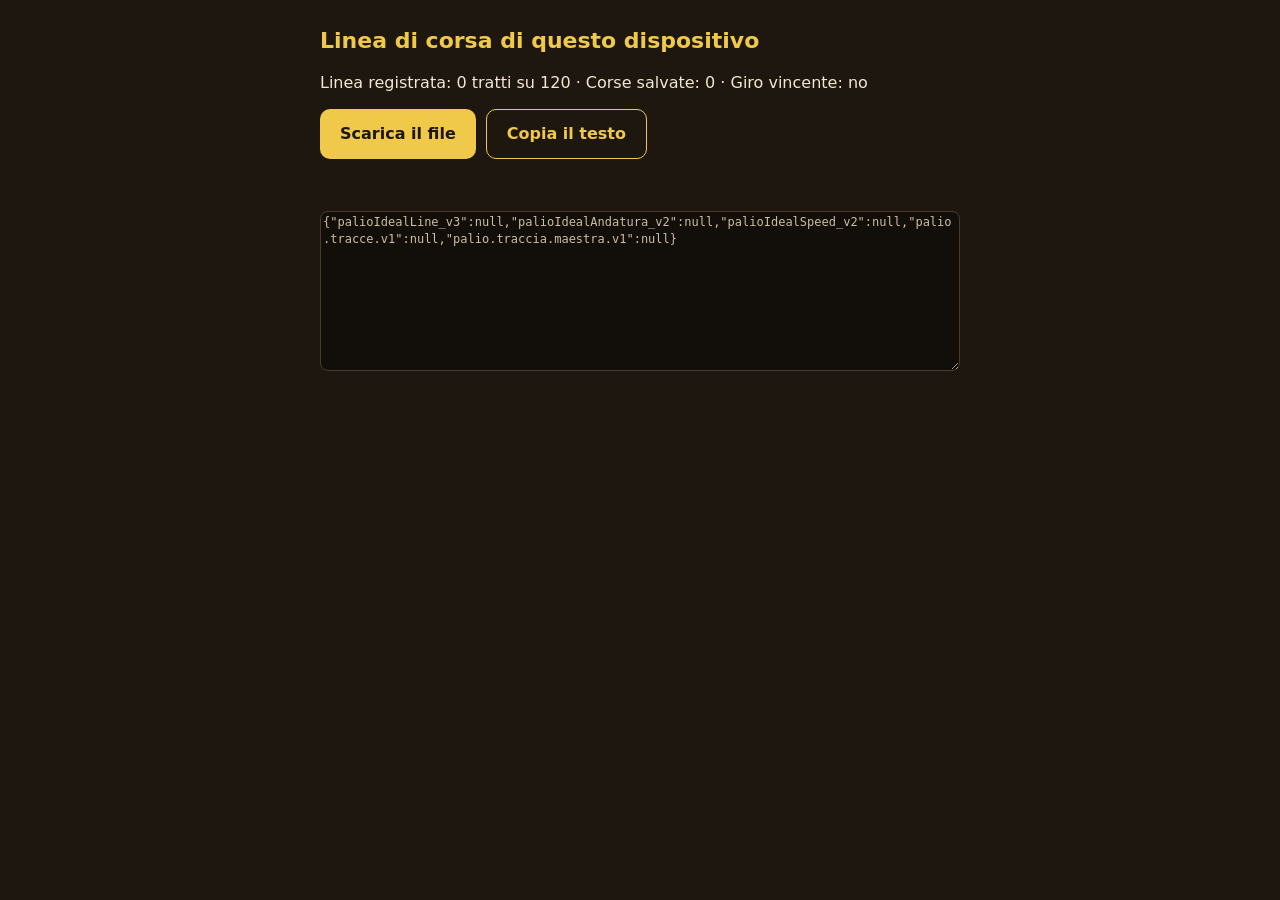
<file: linea.html>
<!doctype html>
<html lang="it">
<head>
<meta charset="utf-8">
<meta name="viewport" content="width=device-width, initial-scale=1">
<meta name="robots" content="noindex">
<title>Linea di corsa</title>
<style>
  :root { color-scheme: dark; }
  body { margin: 0; padding: 24px 16px; background: #1d1710; color: #f3e7cf; font: 16px/1.5 -apple-system, system-ui, sans-serif; }
  main { max-width: 640px; margin: 0 auto; display: grid; gap: 14px; }
  h1 { font-size: 22px; margin: 0; color: #f0c84a; }
  p { margin: 0; }
  .tasti { display: flex; gap: 10px; flex-wrap: wrap; }
  button { font: inherit; font-weight: 600; padding: 12px 20px; border-radius: 10px; border: 0; background: #f0c84a; color: #1d1710; cursor: pointer; }
  button.secondo { background: transparent; color: #f0c84a; border: 1px solid #f0c84a; }
  #esito { min-height: 1.5em; color: #9fd28a; }
  textarea { width: 100%; box-sizing: border-box; height: 160px; background: #120e09; color: #cdbf9f; border: 1px solid #4a3c28; border-radius: 8px; font: 12px/1.4 ui-monospace, monospace; }
</style>
</head>
<body>
<main>
  <h1>Linea di corsa di questo dispositivo</h1>
  <p id="riassunto"></p>
  <div class="tasti">
    <button id="scarica">Scarica il file</button>
    <button id="copia" class="secondo">Copia il testo</button>
  </div>
  <p id="esito"></p>
  <textarea id="testo" readonly></textarea>
</main>
<script>
  // Esporta SOLO le traiettorie che le Contrade imparano (niente account, niente dati personali).
  const CHIAVI = ["palioIdealLine_v3", "palioIdealAndatura_v2", "palioIdealSpeed_v2", "palio.tracce.v1", "palio.traccia.maestra.v1"];
  const dati = {};
  CHIAVI.forEach((k) => {
    try { const v = localStorage.getItem(k); dati[k] = v == null ? null : JSON.parse(v); } catch (e) { dati[k] = null; }
  });
  const linea = Array.isArray(dati.palioIdealLine_v3) ? dati.palioIdealLine_v3.filter((v) => v != null).length : 0;
  const tracce = Array.isArray(dati["palio.tracce.v1"]) ? dati["palio.tracce.v1"].length : 0;
  const maestra = dati["palio.traccia.maestra.v1"] ? "sì" : "no";
  document.getElementById("riassunto").textContent =
    `Linea registrata: ${linea} tratti su 120 · Corse salvate: ${tracce} · Giro vincente: ${maestra}`;
  const testo = JSON.stringify(dati);
  document.getElementById("testo").value = testo;
  const esito = document.getElementById("esito");
  document.getElementById("scarica").onclick = () => {
    const a = document.createElement("a");
    a.href = URL.createObjectURL(new Blob([testo], { type: "application/json" }));
    a.download = "palio-linea.json";
    a.click();
    esito.textContent = "Scaricato: palio-linea.json (nella cartella Download).";
  };
  document.getElementById("copia").onclick = async () => {
    try { await navigator.clipboard.writeText(testo); esito.textContent = "Copiato."; }
    catch (e) { document.getElementById("testo").select(); esito.textContent = "Seleziona il testo qui sotto e copialo a mano."; }
  };
</script>
</body>
</html>
</file>
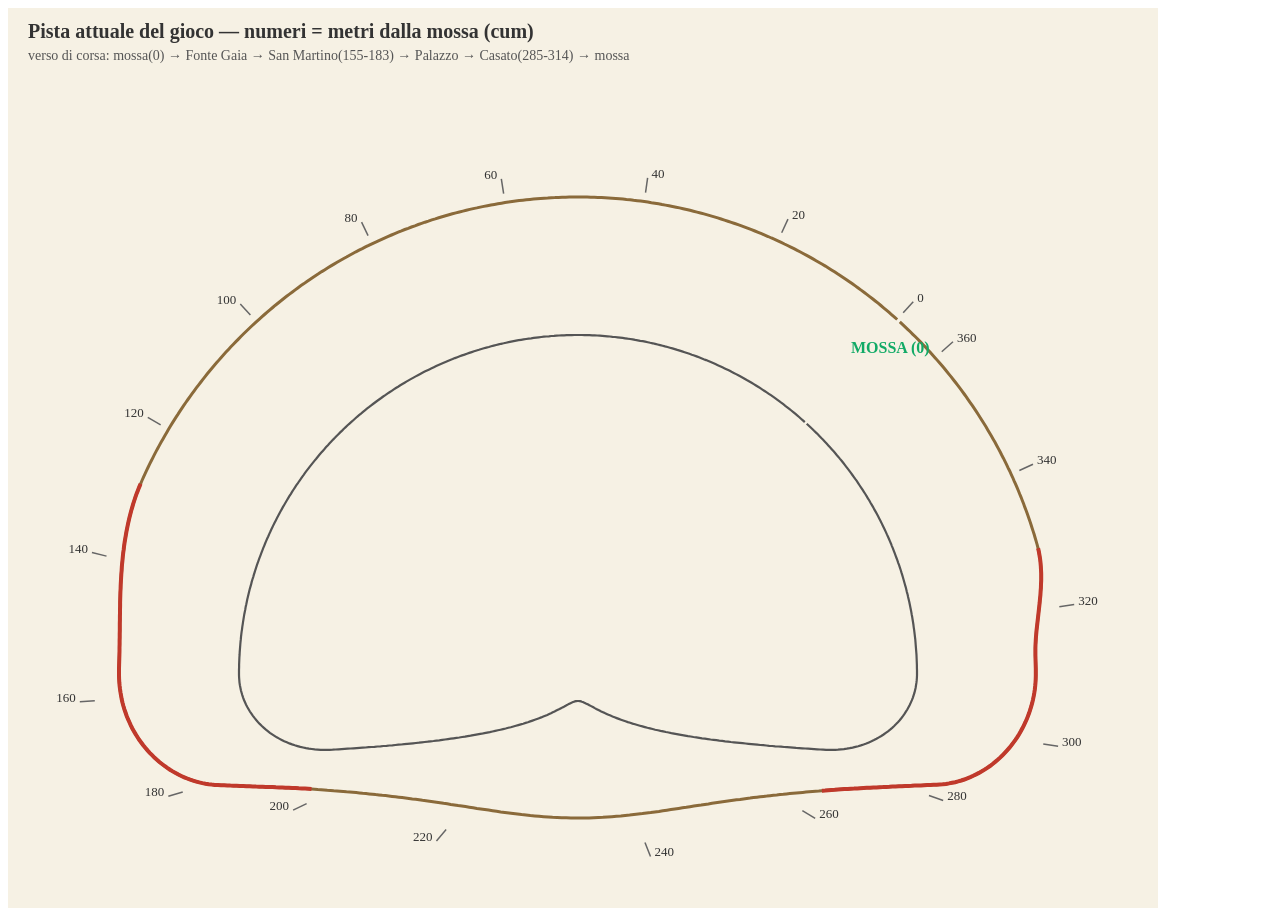
<file: pista-tracciato.html>
<!doctype html><meta charset=utf-8><title>Pista</title><svg xmlns="http://www.w3.org/2000/svg" width="1150" height="900" viewBox="0 0 1150 900" style="background:#f6f1e4">
<text x="20" y="30" font-size="20" font-weight="bold" fill="#333">Pista attuale del gioco — numeri = metri dalla mossa (cum)</text>
<text x="20" y="52" font-size="14" fill="#555">verso di corsa: mossa(0) → Fonte Gaia → San Martino(155-183) → Palazzo → Casato(285-314) → mossa</text>
<polyline points="889.2,311.5 886.5,309.1 883.8,306.8 881.1,304.4 878.4,302.1 875.6,299.8 872.9,297.5 870.1,295.2 867.3,293.0 864.5,290.8 861.7,288.6 858.8,286.4 856.0,284.2 853.1,282.1 850.2,280.0 847.3,277.9 844.4,275.8 841.4,273.7 838.5,271.7 835.5,269.7 832.5,267.7 829.5,265.8 826.5,263.8 823.5,261.9 820.4,260.0 817.4,258.1 814.3,256.3 811.2,254.5 808.1,252.7 805.0,250.9 801.9,249.1 798.7,247.4 795.6,245.7 792.4,244.0 789.2,242.4 786.0,240.7 782.8,239.1 779.6,237.5 776.4,236.0 773.2,234.4 769.9,232.9 766.7,231.4 763.4,230.0 760.1,228.5 756.8,227.1 753.5,225.7 750.2,224.3 746.9,223.0 743.5,221.7 740.2,220.4 736.8,219.1 733.5,217.9 730.1,216.7 726.7,215.5 723.3,214.3 719.9,213.2 716.5,212.1 713.1,211.0 709.7,209.9 706.3,208.9 702.8,207.9 699.4,206.9 695.9,205.9 692.5,205.0 689.0,204.1 685.5,203.2 682.0,202.3 678.6,201.5 675.1,200.7 671.6,199.9 668.1,199.2 664.5,198.5 661.0,197.8 657.5,197.1 654.0,196.5 650.5,195.8 646.9,195.2 643.4,194.7 639.8,194.1 636.3,193.6 632.7,193.1 629.2,192.7 625.6,192.3 622.1,191.8 618.5,191.5 614.9,191.1 611.4,190.8 607.8,190.5 604.2,190.2 600.6,190.0 597.1,189.8 593.5,189.6 589.9,189.4 586.3,189.3 582.7,189.2 579.2,189.1 575.6,189.0 572.0,189.0 568.4,189.0 564.8,189.0 561.2,189.1 557.7,189.2 554.1,189.3 550.5,189.4 546.9,189.6 543.3,189.7 539.7,190.0 536.2,190.2 532.6,190.5 529.0,190.8 525.5,191.1 521.9,191.4 518.3,191.8 514.8,192.2 511.2,192.6 507.6,193.1 504.1,193.6 500.5,194.1 497.0,194.6 493.5,195.2 489.9,195.8 486.4,196.4 482.9,197.0 479.4,197.7 475.8,198.4 472.3,199.1 468.8,199.9 465.3,200.6 461.8,201.4 458.3,202.3 454.9,203.1 451.4,204.0 447.9,204.9 444.4,205.8 441.0,206.8 437.5,207.8 434.1,208.8 430.7,209.8 427.3,210.9 423.8,211.9 420.4,213.1 417.0,214.2 413.6,215.4 410.3,216.5 406.9,217.8 403.5,219.0 400.2,220.3 396.8,221.5 393.5,222.9 390.2,224.2 386.8,225.6 383.5,227.0 380.3,228.4 377.0,229.8 373.7,231.3 370.4,232.8 367.2,234.3 363.9,235.8 360.7,237.4 357.5,238.9 354.3,240.6 351.1,242.2 347.9,243.8 344.8,245.5 341.6,247.2 338.5,249.0 335.3,250.7 332.2,252.5 329.1,254.3 326.0,256.1 323.0,257.9 319.9,259.8 316.9,261.7 313.8,263.6 310.8,265.6 307.8,267.5 304.8,269.5 301.9,271.5 298.9,273.5 296.0,275.6 293.0,277.6 290.1,279.7 287.2,281.9 284.4,284.0 281.5,286.1 278.6,288.3 275.8,290.5 273.0,292.7 270.2,295.0 267.4,297.2 264.7,299.5 261.9,301.8 259.2,304.2 256.5,306.5 253.8,308.9 251.1,311.3 248.5,313.7 245.8,316.1 243.2,318.5 240.6,321.0 238.0,323.5 235.4,326.0 232.9,328.5 230.4,331.1 227.9,333.6 225.4,336.2 222.9,338.8 220.5,341.4 218.0,344.1 215.6,346.7 213.2,349.4 210.9,352.1 208.5,354.8 206.2,357.5 203.9,360.2 201.6,363.0 199.3,365.8 197.1,368.6 194.9,371.4 192.7,374.2 190.5,377.1 188.3,379.9 186.2,382.8 184.1,385.7 182.0,388.6 179.9,391.5 177.8,394.5 175.8,397.4 173.8,400.4 171.8,403.4 169.9,406.4 167.9,409.4 166.0,412.4 164.1,415.4 162.2,418.5 160.4,421.6 158.6,424.7 156.8,427.8 155.0,430.9 153.2,434.0 151.5,437.1 149.8,440.3 148.1,443.4 146.4,446.6 144.8,449.8 143.2,453.0 141.6,456.2 140.0,459.5 138.5,462.7 137.0,465.9 135.5,469.2 134.0,472.5 132.6,475.8 131.2,479.1 129.9,482.4 128.6,485.7 127.4,489.1 126.3,492.5 125.2,495.9 124.2,499.4 123.2,502.8 122.3,506.3 121.4,509.8 120.6,513.3 119.8,516.8 119.1,520.3 118.4,523.8 117.8,527.3 117.2,530.9 116.6,534.4 116.1,537.9 115.7,541.5 115.2,545.0 114.8,548.6 114.5,552.1 114.1,555.7 113.8,559.2 113.6,562.8 113.3,566.3 113.1,569.9 112.9,573.4 112.7,576.9 112.6,580.5 112.4,584.0 112.3,587.5 112.2,591.0 112.1,594.6 112.1,598.1 112.0,601.6 112.0,605.1 111.9,608.6 111.9,612.1 111.8,615.5 111.8,619.0 111.8,622.5 111.7,626.0 111.7,629.4 111.6,632.9 111.6,636.3 111.5,639.8 111.5,643.2 111.4,646.7 111.3,650.1 111.2,653.6 111.1,657.0 111.0,660.5 111.0,663.9 111.0,667.4 111.1,670.8 111.3,674.3 111.6,677.7 112.0,681.1 112.5,684.5 113.1,687.9 113.7,691.3 114.5,694.7 115.4,698.0 116.4,701.3 117.5,704.5 118.6,707.7 119.9,710.9 121.3,714.0 122.7,717.1 124.2,720.2 125.9,723.2 127.6,726.1 129.4,729.0 131.2,731.8 133.2,734.5 135.2,737.2 137.3,739.8 139.5,742.4 141.7,744.8 144.1,747.2 146.4,749.6 148.9,751.8 151.4,754.0 154.0,756.0 156.6,758.0 159.3,759.9 162.0,761.7 164.7,763.4 167.6,765.0 170.4,766.6 173.3,768.0 176.3,769.3 179.2,770.5 182.2,771.7 185.2,772.7 188.3,773.6 191.3,774.4 194.4,775.1 197.5,775.7 200.6,776.2 203.7,776.6 206.8,776.9 209.9,777.0 213.0,777.2 216.1,777.3 219.3,777.4 222.4,777.6 225.5,777.7 228.7,777.8 231.9,778.0 235.1,778.1 238.4,778.2 241.6,778.3 244.9,778.4 248.1,778.6 251.4,778.7 254.7,778.8 257.9,778.9 261.2,779.0 264.5,779.1 267.8,779.3 271.1,779.4 274.4,779.5 277.6,779.7 280.9,779.8 284.2,779.9 287.4,780.1 290.7,780.3 293.9,780.4 297.1,780.6 300.3,780.8 303.5,781.0 306.7,781.2 309.8,781.5 313.0,781.7 316.2,781.9 319.3,782.2 322.5,782.4 325.7,782.7 328.9,782.9 332.1,783.2 335.3,783.5 338.5,783.8 341.7,784.0 344.9,784.3 348.2,784.6 351.4,784.9 354.6,785.3 357.9,785.6 361.1,785.9 364.4,786.2 367.6,786.6 370.9,786.9 374.2,787.3 377.5,787.6 380.8,788.0 384.1,788.4 387.4,788.8 390.8,789.2 394.1,789.6 397.5,790.0 400.9,790.4 404.3,790.9 407.7,791.3 411.1,791.8 414.5,792.3 418.0,792.7 421.5,793.2 425.0,793.7 428.5,794.2 432.0,794.7 435.6,795.3 439.2,795.8 442.8,796.4 446.4,796.9 450.1,797.5 453.8,798.0 457.5,798.6 461.3,799.2 465.1,799.8 468.9,800.4 472.8,800.9 476.7,801.5 480.6,802.1 484.6,802.7 488.6,803.3 492.7,803.9 496.8,804.4 501.0,805.0 505.1,805.5 509.4,806.1 513.6,806.6 518.0,807.0 522.3,807.5 526.7,807.9 531.1,808.3 535.6,808.7 540.1,809.0 544.6,809.3 549.1,809.5 553.7,809.7 558.3,809.8 562.9,809.9 567.5,810.0 572.1,810.0 576.6,809.9 581.2,809.9 585.8,809.7 590.4,809.5 594.9,809.3 599.4,809.0 603.9,808.7 608.4,808.3 612.8,808.0 617.2,807.5 621.6,807.1 625.9,806.6 630.2,806.1 634.4,805.6 638.6,805.0 642.7,804.5 646.8,803.9 650.9,803.4 654.9,802.8 658.9,802.2 662.9,801.6 666.8,801.0 670.6,800.4 674.5,799.8 678.3,799.3 682.0,798.7 685.8,798.1 689.5,797.5 693.2,797.0 696.8,796.4 700.4,795.9 704.0,795.3 707.6,794.8 711.1,794.3 714.6,793.8 718.1,793.3 721.6,792.8 725.1,792.3 728.5,791.8 732.0,791.4 735.4,790.9 738.8,790.5 742.1,790.1 745.5,789.6 748.9,789.2 752.2,788.8 755.5,788.4 758.8,788.1 762.1,787.7 765.4,787.3 768.7,787.0 772.0,786.6 775.3,786.3 778.5,785.9 781.8,785.6 785.0,785.3 788.3,785.0 791.5,784.7 794.7,784.4 797.9,784.1 801.1,783.8 804.4,783.5 807.6,783.2 810.8,783.0 813.9,782.7 817.1,782.5 820.3,782.2 823.5,782.0 826.7,781.8 829.9,781.5 833.2,781.3 836.4,781.1 839.6,780.9 842.8,780.7 846.0,780.6 849.2,780.4 852.4,780.2 855.6,780.0 858.8,779.8 862.1,779.7 865.3,779.5 868.5,779.4 871.7,779.2 874.9,779.1 878.1,778.9 881.3,778.8 884.5,778.6 887.7,778.5 890.9,778.3 894.0,778.2 897.2,778.0 900.4,777.9 903.5,777.8 906.7,777.6 909.9,777.5 913.0,777.4 916.1,777.2 919.3,777.1 922.4,777.0 925.5,776.8 928.6,776.7 931.7,776.5 934.8,776.3 937.9,775.9 941.0,775.4 944.1,774.8 947.2,774.2 950.2,773.4 953.3,772.5 956.3,771.5 959.3,770.3 962.3,769.1 965.2,767.8 968.1,766.4 971.0,764.9 973.8,763.3 976.6,761.6 979.3,759.8 982.0,758.0 984.6,756.0 987.2,753.9 989.7,751.8 992.1,749.6 994.5,747.3 996.8,744.9 999.1,742.4 1001.3,739.9 1003.4,737.3 1005.4,734.6 1007.4,731.9 1009.3,729.1 1011.1,726.2 1012.8,723.3 1014.4,720.3 1015.9,717.3 1017.4,714.2 1018.8,711.1 1020.0,708.0 1021.2,704.8 1022.3,701.5 1023.3,698.2 1024.2,694.9 1025.0,691.6 1025.7,688.2 1026.3,684.9 1026.8,681.5 1027.2,678.0 1027.5,674.6 1027.7,671.2 1027.8,667.8 1027.8,664.3 1027.8,660.9 1027.7,657.4 1027.6,654.0 1027.5,650.6 1027.4,647.1 1027.4,643.7 1027.4,640.2 1027.5,636.8 1027.7,633.3 1027.9,629.8 1028.2,626.3 1028.5,622.8 1028.9,619.3 1029.3,615.8 1029.7,612.3 1030.1,608.7 1030.5,605.1 1030.9,601.5 1031.3,598.0 1031.7,594.3 1032.0,590.7 1032.4,587.1 1032.6,583.5 1032.9,579.8 1033.0,576.2 1033.2,572.6 1033.2,568.9 1033.2,565.3 1033.0,561.7 1032.8,558.1 1032.5,554.5 1032.1,550.9 1031.5,547.3 1030.9,543.8 1030.1,540.3 1029.2,536.8 1028.2,533.4 1027.2,530.0 1026.2,526.5 1025.1,523.1 1024.0,519.7 1022.9,516.3 1021.8,512.9 1020.6,509.5 1019.4,506.1 1018.2,502.7 1016.9,499.4 1015.7,496.0 1014.4,492.7 1013.1,489.3 1011.7,486.0 1010.4,482.7 1009.0,479.4 1007.6,476.1 1006.1,472.8 1004.7,469.5 1003.2,466.3 1001.7,463.0 1000.1,459.8 998.6,456.6 997.0,453.4 995.4,450.2 993.7,447.0 992.1,443.8 990.4,440.6 988.7,437.5 987.0,434.3 985.2,431.2 983.4,428.1 981.6,425.0 979.8,421.9 978.0,418.8 976.1,415.8 974.2,412.7 972.3,409.7 970.4,406.7 968.4,403.7 966.4,400.7 964.4,397.7 962.4,394.8 960.3,391.8 958.3,388.9 956.2,386.0 954.1,383.1 951.9,380.2 949.8,377.4 947.6,374.5 945.4,371.7 943.2,368.9 940.9,366.1 938.6,363.3 936.4,360.5 934.1,357.8 931.7,355.1 929.4,352.4 927.0,349.7 924.6,347.0 922.2,344.3 919.8,341.7 917.4,339.1 914.9,336.5 912.4,333.9 909.9,331.3 907.4,328.8 904.8,326.3 902.3,323.8 899.7,321.3 897.1,318.8 894.5,316.4 891.8,313.9" fill="none" stroke="#8a6a3a" stroke-width="3"/>
<polyline points="796.8,414.1 794.9,412.4 793.0,410.7 791.1,409.0 789.2,407.4 787.2,405.7 785.3,404.1 783.3,402.5 781.3,400.9 779.3,399.3 777.3,397.8 775.3,396.2 773.2,394.7 771.2,393.2 769.1,391.6 767.1,390.2 765.0,388.7 762.9,387.2 760.8,385.8 758.7,384.4 756.6,383.0 754.4,381.6 752.3,380.2 750.1,378.8 748.0,377.5 745.8,376.1 743.6,374.8 741.4,373.5 739.2,372.3 737.0,371.0 734.8,369.7 732.6,368.5 730.3,367.3 728.1,366.1 725.8,364.9 723.5,363.8 721.3,362.6 719.0,361.5 716.7,360.4 714.4,359.3 712.1,358.2 709.8,357.2 707.4,356.1 705.1,355.1 702.8,354.1 700.4,353.1 698.1,352.1 695.7,351.2 693.3,350.2 691.0,349.3 688.6,348.4 686.2,347.5 683.8,346.7 681.4,345.8 679.0,345.0 676.6,344.2 674.1,343.4 671.7,342.6 669.3,341.9 666.8,341.1 664.4,340.4 661.9,339.7 659.5,339.0 657.0,338.4 654.6,337.7 652.1,337.1 649.6,336.5 647.1,335.9 644.7,335.3 642.2,334.8 639.7,334.2 637.2,333.7 634.7,333.2 632.2,332.8 629.7,332.3 627.2,331.9 624.7,331.4 622.1,331.0 619.6,330.7 617.1,330.3 614.6,329.9 612.1,329.6 609.5,329.3 607.0,329.0 604.5,328.8 601.9,328.5 599.4,328.3 596.9,328.1 594.3,327.9 591.8,327.7 589.2,327.5 586.7,327.4 584.1,327.3 581.6,327.2 579.1,327.1 576.5,327.1 574.0,327.0 571.4,327.0 568.9,327.0 566.3,327.0 563.8,327.1 561.2,327.1 558.7,327.2 556.1,327.3 553.6,327.4 551.0,327.5 548.5,327.7 546.0,327.9 543.4,328.0 540.9,328.3 538.3,328.5 535.8,328.7 533.3,329.0 530.7,329.3 528.2,329.6 525.7,329.9 523.2,330.3 520.6,330.6 518.1,331.0 515.6,331.4 513.1,331.8 510.6,332.2 508.1,332.7 505.6,333.2 503.1,333.7 500.6,334.2 498.1,334.7 495.6,335.3 493.1,335.8 490.6,336.4 488.2,337.0 485.7,337.6 483.2,338.3 480.8,339.0 478.3,339.6 475.9,340.3 473.4,341.0 471.0,341.8 468.6,342.5 466.1,343.3 463.7,344.1 461.3,344.9 458.9,345.7 456.5,346.6 454.1,347.4 451.7,348.3 449.3,349.2 446.9,350.1 444.6,351.1 442.2,352.0 439.8,353.0 437.5,354.0 435.1,355.0 432.8,356.0 430.5,357.0 428.2,358.1 425.9,359.2 423.6,360.3 421.3,361.4 419.0,362.5 416.7,363.6 414.4,364.8 412.2,366.0 409.9,367.2 407.7,368.4 405.5,369.6 403.2,370.9 401.0,372.1 398.8,373.4 396.6,374.7 394.4,376.0 392.3,377.3 390.1,378.7 387.9,380.0 385.8,381.4 383.7,382.8 381.5,384.2 379.4,385.6 377.3,387.1 375.2,388.5 373.2,390.0 371.1,391.5 369.0,393.0 367.0,394.5 365.0,396.0 362.9,397.6 360.9,399.2 358.9,400.7 356.9,402.3 355.0,403.9 353.0,405.6 351.0,407.2 349.1,408.8 347.2,410.5 345.3,412.2 343.4,413.9 341.5,415.6 339.6,417.3 337.7,419.1 335.9,420.8 334.1,422.6 332.2,424.4 330.4,426.2 328.6,428.0 326.9,429.8 325.1,431.6 323.3,433.5 321.6,435.3 319.9,437.2 318.1,439.1 316.5,441.0 314.8,442.9 313.1,444.8 311.4,446.8 309.8,448.7 308.2,450.7 306.6,452.6 305.0,454.6 303.4,456.6 301.8,458.6 300.3,460.6 298.7,462.7 297.2,464.7 295.7,466.8 294.2,468.8 292.8,470.9 291.3,473.0 289.9,475.1 288.4,477.2 287.0,479.3 285.6,481.5 284.2,483.6 282.9,485.8 281.5,487.9 280.2,490.1 278.9,492.3 277.6,494.5 276.3,496.7 275.0,498.9 273.8,501.1 272.6,503.3 271.4,505.6 270.2,507.8 269.0,510.1 267.8,512.4 266.7,514.6 265.5,516.9 264.4,519.2 263.3,521.5 262.3,523.8 261.2,526.1 260.2,528.5 259.1,530.8 258.1,533.1 257.1,535.5 256.2,537.8 255.2,540.2 254.3,542.6 253.4,544.9 252.5,547.3 251.6,549.7 250.7,552.1 249.9,554.5 249.0,556.9 248.2,559.3 247.4,561.8 246.7,564.2 245.9,566.6 245.2,569.1 244.4,571.5 243.7,573.9 243.1,576.4 242.4,578.9 241.7,581.3 241.1,583.8 240.5,586.3 239.9,588.7 239.3,591.2 238.8,593.7 238.3,596.2 237.7,598.7 237.3,601.2 236.8,603.7 236.3,606.2 235.9,608.7 235.5,611.2 235.1,613.7 234.7,616.3 234.3,618.8 234.0,621.3 233.6,623.8 233.3,626.4 233.0,628.9 232.8,631.4 232.5,634.0 232.3,636.5 232.1,639.0 231.9,641.6 231.7,644.1 231.6,646.7 231.4,649.2 231.3,651.7 231.2,654.3 231.1,656.8 231.1,659.4 231.0,661.9 231.0,664.5 231.0,667.0 231.1,669.6 231.3,672.1 231.5,674.6 231.9,677.2 232.4,679.7 232.9,682.2 233.6,684.7 234.3,687.1 235.1,689.6 236.0,692.0 237.0,694.3 238.1,696.7 239.3,699.0 240.6,701.3 241.9,703.5 243.4,705.7 244.9,707.8 246.5,709.9 248.2,712.0 249.9,714.0 251.7,715.9 253.6,717.8 255.6,719.6 257.6,721.4 259.8,723.1 261.9,724.8 264.2,726.3 266.5,727.8 268.8,729.3 271.2,730.6 273.7,731.9 276.2,733.2 278.8,734.3 281.4,735.4 284.1,736.4 286.8,737.3 289.5,738.1 292.3,738.9 295.1,739.5 298.0,740.1 300.9,740.6 303.8,741.0 306.7,741.4 309.6,741.6 312.6,741.8 315.6,741.9 318.6,741.9 321.6,741.8 324.6,741.7 327.6,741.5 330.6,741.3 333.6,741.1 336.6,740.9 339.6,740.7 342.6,740.5 345.6,740.3 348.6,740.1 351.6,739.9 354.6,739.7 357.6,739.5 360.6,739.2 363.6,739.0 366.5,738.8 369.5,738.5 372.5,738.3 375.5,738.0 378.5,737.8 381.4,737.5 384.4,737.3 387.4,737.0 390.3,736.7 393.3,736.5 396.2,736.2 399.2,735.9 402.1,735.6 405.0,735.3 408.0,735.0 410.9,734.7 413.8,734.3 416.8,734.0 419.7,733.7 422.6,733.3 425.5,733.0 428.4,732.6 431.3,732.3 434.2,731.9 437.1,731.5 439.9,731.1 442.8,730.7 445.6,730.3 448.5,729.9 451.3,729.5 454.2,729.0 457.0,728.6 459.8,728.1 462.6,727.7 465.4,727.2 468.2,726.7 470.9,726.2 473.7,725.7 476.4,725.1 479.1,724.6 481.8,724.1 484.5,723.5 487.2,722.9 489.9,722.3 492.5,721.7 495.1,721.1 497.7,720.5 500.3,719.8 502.8,719.2 505.4,718.5 507.9,717.8 510.3,717.1 512.8,716.4 515.2,715.7 517.6,714.9 519.9,714.2 522.2,713.4 524.5,712.6 526.8,711.8 529.0,711.0 531.1,710.2 533.2,709.4 535.3,708.5 537.3,707.7 539.3,706.9 541.2,706.0 543.0,705.2 544.8,704.3 546.6,703.5 548.3,702.6 549.9,701.8 551.5,701.0 553.0,700.2 554.5,699.4 555.9,698.7 557.2,698.0 558.5,697.3 559.7,696.6 560.8,696.0 562.0,695.4 563.0,694.9 564.0,694.5 565.0,694.1 566.0,693.7 566.9,693.4 567.8,693.2 568.7,693.1 569.5,693.0 570.4,693.0 571.3,693.1 572.1,693.2 573.0,693.4 573.9,693.7 574.9,694.0 575.8,694.4 576.9,694.9 577.9,695.4 579.0,695.9 580.2,696.5 581.4,697.2 582.7,697.9 584.0,698.6 585.4,699.3 586.8,700.1 588.3,700.9 589.9,701.7 591.5,702.5 593.2,703.4 595.0,704.2 596.8,705.1 598.6,705.9 600.5,706.8 602.5,707.6 604.5,708.5 606.6,709.3 608.7,710.1 610.8,710.9 613.0,711.7 615.2,712.5 617.5,713.3 619.8,714.1 622.2,714.8 624.5,715.6 627.0,716.3 629.4,717.0 631.9,717.7 634.4,718.4 636.9,719.1 639.4,719.8 642.0,720.4 644.6,721.0 647.2,721.7 649.9,722.3 652.5,722.9 655.2,723.4 657.9,724.0 660.6,724.5 663.3,725.1 666.0,725.6 668.8,726.1 671.5,726.6 674.3,727.1 677.1,727.6 679.9,728.1 682.7,728.5 685.5,729.0 688.4,729.4 691.2,729.8 694.0,730.3 696.9,730.7 699.8,731.1 702.6,731.5 705.5,731.8 708.4,732.2 711.3,732.6 714.2,732.9 717.1,733.3 720.0,733.6 722.9,734.0 725.8,734.3 728.8,734.6 731.7,734.9 734.6,735.2 737.6,735.5 740.5,735.8 743.5,736.1 746.4,736.4 749.4,736.7 752.3,737.0 755.3,737.2 758.3,737.5 761.2,737.8 764.2,738.0 767.2,738.3 770.1,738.5 773.1,738.7 776.1,739.0 779.1,739.2 782.1,739.4 785.1,739.6 788.1,739.9 791.1,740.1 794.1,740.3 797.1,740.5 800.1,740.7 803.1,740.9 806.1,741.1 809.1,741.3 812.1,741.5 815.1,741.6 818.1,741.8 821.1,741.9 824.1,741.9 827.1,741.8 830.0,741.7 833.0,741.4 835.9,741.1 838.8,740.7 841.7,740.2 844.6,739.6 847.4,738.9 850.2,738.2 852.9,737.4 855.6,736.5 858.3,735.5 860.9,734.4 863.5,733.3 866.0,732.1 868.5,730.8 870.9,729.4 873.3,728.0 875.6,726.5 877.8,724.9 880.0,723.3 882.1,721.6 884.2,719.8 886.2,718.0 888.1,716.1 889.9,714.2 891.7,712.2 893.3,710.2 894.9,708.1 896.5,705.9 897.9,703.7 899.3,701.5 900.5,699.2 901.7,696.9 902.8,694.6 903.9,692.2 904.8,689.8 905.6,687.4 906.4,684.9 907.0,682.4 907.6,680.0 908.0,677.4 908.4,674.9 908.7,672.4 908.9,669.8 909.0,667.3 909.0,664.8 909.0,662.2 908.9,659.7 908.9,657.1 908.8,654.6 908.7,652.0 908.6,649.5 908.5,646.9 908.3,644.4 908.1,641.8 907.9,639.3 907.7,636.8 907.5,634.2 907.3,631.7 907.0,629.2 906.7,626.6 906.4,624.1 906.1,621.6 905.7,619.1 905.4,616.5 905.0,614.0 904.6,611.5 904.2,609.0 903.7,606.5 903.3,604.0 902.8,601.5 902.3,599.0 901.8,596.5 901.3,594.0 900.7,591.5 900.1,589.0 899.6,586.5 898.9,584.1 898.3,581.6 897.7,579.1 897.0,576.7 896.3,574.2 895.6,571.8 894.9,569.3 894.2,566.9 893.4,564.4 892.7,562.0 891.9,559.6 891.1,557.2 890.2,554.8 889.4,552.4 888.5,550.0 887.6,547.6 886.7,545.2 885.8,542.8 884.9,540.4 883.9,538.1 883.0,535.7 882.0,533.4 881.0,531.0 880.0,528.7 878.9,526.4 877.9,524.1 876.8,521.8 875.7,519.5 874.6,517.2 873.5,514.9 872.3,512.6 871.1,510.3 870.0,508.1 868.8,505.8 867.6,503.6 866.3,501.4 865.1,499.1 863.8,496.9 862.5,494.7 861.3,492.5 859.9,490.3 858.6,488.2 857.3,486.0 855.9,483.9 854.5,481.7 853.1,479.6 851.7,477.5 850.3,475.3 848.9,473.2 847.4,471.2 845.9,469.1 844.4,467.0 842.9,464.9 841.4,462.9 839.9,460.9 838.3,458.8 836.8,456.8 835.2,454.8 833.6,452.8 832.0,450.9 830.4,448.9 828.7,447.0 827.1,445.0 825.4,443.1 823.7,441.2 822.0,439.3 820.3,437.4 818.6,435.5 816.9,433.7 815.1,431.8 813.3,430.0 811.6,428.2 809.8,426.3 808.0,424.6 806.1,422.8 804.3,421.0 802.5,419.3 800.6,417.5 798.7,415.8" fill="none" stroke="#555" stroke-width="2.2"/>
<polyline points="132.6,475.8 131.2,479.1 129.9,482.4 128.6,485.7 127.4,489.1 126.3,492.5 125.2,495.9 124.2,499.4 123.2,502.8 122.3,506.3 121.4,509.8 120.6,513.3 119.8,516.8 119.1,520.3 118.4,523.8 117.8,527.3 117.2,530.9 116.6,534.4 116.1,537.9 115.7,541.5 115.2,545.0 114.8,548.6 114.5,552.1 114.1,555.7 113.8,559.2 113.6,562.8 113.3,566.3 113.1,569.9 112.9,573.4 112.7,576.9 112.6,580.5 112.4,584.0 112.3,587.5 112.2,591.0 112.1,594.6 112.1,598.1 112.0,601.6 112.0,605.1 111.9,608.6 111.9,612.1 111.8,615.5 111.8,619.0 111.8,622.5 111.7,626.0 111.7,629.4 111.6,632.9 111.6,636.3 111.5,639.8 111.5,643.2 111.4,646.7 111.3,650.1 111.2,653.6 111.1,657.0 111.0,660.5 111.0,663.9 111.0,667.4 111.1,670.8 111.3,674.3 111.6,677.7 112.0,681.1 112.5,684.5 113.1,687.9 113.7,691.3 114.5,694.7 115.4,698.0 116.4,701.3 117.5,704.5 118.6,707.7 119.9,710.9 121.3,714.0 122.7,717.1 124.2,720.2 125.9,723.2 127.6,726.1 129.4,729.0 131.2,731.8 133.2,734.5 135.2,737.2 137.3,739.8 139.5,742.4 141.7,744.8 144.1,747.2 146.4,749.6 148.9,751.8 151.4,754.0 154.0,756.0 156.6,758.0 159.3,759.9 162.0,761.7 164.7,763.4 167.6,765.0 170.4,766.6 173.3,768.0 176.3,769.3 179.2,770.5 182.2,771.7 185.2,772.7 188.3,773.6 191.3,774.4 194.4,775.1 197.5,775.7 200.6,776.2 203.7,776.6 206.8,776.9 209.9,777.0 213.0,777.2 216.1,777.3 219.3,777.4 222.4,777.6 225.5,777.7 228.7,777.8 231.9,778.0 235.1,778.1 238.4,778.2 241.6,778.3 244.9,778.4 248.1,778.6 251.4,778.7 254.7,778.8 257.9,778.9 261.2,779.0 264.5,779.1 267.8,779.3 271.1,779.4 274.4,779.5 277.6,779.7 280.9,779.8 284.2,779.9 287.4,780.1 290.7,780.3 293.9,780.4 297.1,780.6 300.3,780.8 303.5,781.0" fill="none" stroke="#c0392b" stroke-width="4"/>
<polyline points="813.9,782.7 817.1,782.5 820.3,782.2 823.5,782.0 826.7,781.8 829.9,781.5 833.2,781.3 836.4,781.1 839.6,780.9 842.8,780.7 846.0,780.6 849.2,780.4 852.4,780.2 855.6,780.0 858.8,779.8 862.1,779.7 865.3,779.5 868.5,779.4 871.7,779.2 874.9,779.1 878.1,778.9 881.3,778.8 884.5,778.6 887.7,778.5 890.9,778.3 894.0,778.2 897.2,778.0 900.4,777.9 903.5,777.8 906.7,777.6 909.9,777.5 913.0,777.4 916.1,777.2 919.3,777.1 922.4,777.0 925.5,776.8 928.6,776.7 931.7,776.5 934.8,776.3 937.9,775.9 941.0,775.4 944.1,774.8 947.2,774.2 950.2,773.4 953.3,772.5 956.3,771.5 959.3,770.3 962.3,769.1 965.2,767.8 968.1,766.4 971.0,764.9 973.8,763.3 976.6,761.6 979.3,759.8 982.0,758.0 984.6,756.0 987.2,753.9 989.7,751.8 992.1,749.6 994.5,747.3 996.8,744.9 999.1,742.4 1001.3,739.9 1003.4,737.3 1005.4,734.6 1007.4,731.9 1009.3,729.1 1011.1,726.2 1012.8,723.3 1014.4,720.3 1015.9,717.3 1017.4,714.2 1018.8,711.1 1020.0,708.0 1021.2,704.8 1022.3,701.5 1023.3,698.2 1024.2,694.9 1025.0,691.6 1025.7,688.2 1026.3,684.9 1026.8,681.5 1027.2,678.0 1027.5,674.6 1027.7,671.2 1027.8,667.8 1027.8,664.3 1027.8,660.9 1027.7,657.4 1027.6,654.0 1027.5,650.6 1027.4,647.1 1027.4,643.7 1027.4,640.2 1027.5,636.8 1027.7,633.3 1027.9,629.8 1028.2,626.3 1028.5,622.8 1028.9,619.3 1029.3,615.8 1029.7,612.3 1030.1,608.7 1030.5,605.1 1030.9,601.5 1031.3,598.0 1031.7,594.3 1032.0,590.7 1032.4,587.1 1032.6,583.5 1032.9,579.8 1033.0,576.2 1033.2,572.6 1033.2,568.9 1033.2,565.3 1033.0,561.7 1032.8,558.1 1032.5,554.5 1032.1,550.9 1031.5,547.3 1030.9,543.8 1030.1,540.3" fill="none" stroke="#c0392b" stroke-width="4"/>
<line x1="895.1974746904052" y1="304.83161481798646" x2="905.2344337857882" y2="293.68444243582553" stroke="#666" stroke-width="1.5"/><text x="909.2344337857882" y="293.68444243582553" font-size="13" fill="#333" text-anchor="start">0</text><line x1="773.6903800493528" y1="224.74471212760506" x2="779.9771201743329" y2="211.1257217611731" stroke="#666" stroke-width="1.5"/><text x="783.9771201743329" y="211.1257217611731" font-size="13" fill="#333" text-anchor="start">20</text><line x1="637.5382542735388" y1="184.7156929530292" x2="639.622768294327" y2="169.86123903182644" stroke="#666" stroke-width="1.5"/><text x="643.622768294327" y="169.86123903182644" font-size="13" fill="#333" text-anchor="start">40</text><line x1="495.6273443429052" y1="185.72434155944234" x2="493.33189200780964" y2="170.90101876806708" stroke="#666" stroke-width="1.5"/><text x="489.33189200780964" y="170.90101876806708" font-size="13" fill="#333" text-anchor="end">60</text><line x1="360.05796745242515" y1="227.68465350869468" x2="353.5782750898457" y2="214.15640207377783" stroke="#666" stroke-width="1.5"/><text x="349.5782750898457" y="214.15640207377783" font-size="13" fill="#333" text-anchor="end">80</text><line x1="242.3897173155171" y1="307.01879898887023" x2="232.27828883760094" y2="295.9391322909958" stroke="#666" stroke-width="1.5"/><text x="228.27828883760094" y="295.9391322909958" font-size="13" fill="#333" text-anchor="end">100</text><line x1="152.655812316377" y1="416.96219361972993" x2="139.7748188693516" y2="409.2758415709561" stroke="#666" stroke-width="1.5"/><text x="135.7748188693516" y="409.2758415709561" font-size="13" fill="#333" text-anchor="end">120</text><line x1="98.50759310361295" y1="548.1402942518021" x2="83.95535832286023" y2="544.5026490126602" stroke="#666" stroke-width="1.5"/><text x="79.95535832286023" y="544.5026490126602" font-size="13" fill="#333" text-anchor="end">140</text><line x1="86.78887004332344" y1="692.7995307967656" x2="71.81188664978748" y2="693.6301741797805" stroke="#666" stroke-width="1.5"/><text x="67.81188664978748" y="693.6301741797805" font-size="13" fill="#333" text-anchor="end">160</text><line x1="174.72626054178068" y1="783.9183445557742" x2="160.3522398222317" y2="788.2064126935231" stroke="#666" stroke-width="1.5"/><text x="156.3522398222317" y="788.2064126935231" font-size="13" fill="#333" text-anchor="end">180</text><line x1="298.64280234531117" y1="795.6198098621126" x2="285.1076896901794" y2="802.085157912519" stroke="#666" stroke-width="1.5"/><text x="281.1076896901794" y="802.085157912519" font-size="13" fill="#333" text-anchor="end">200</text><line x1="438.14299070169756" y1="821.4895933500848" x2="428.4414759145245" y2="832.9298997635626" stroke="#666" stroke-width="1.5"/><text x="424.4414759145245" y="832.9298997635626" font-size="13" fill="#333" text-anchor="end">220</text><line x1="636.9661561343495" y1="834.4844459165679" x2="642.5065040374939" y2="848.4237624389847" stroke="#666" stroke-width="1.5"/><text x="646.5065040374939" y="848.4237624389847" font-size="13" fill="#333" text-anchor="start">240</text><line x1="794.3501749975596" y1="802.5544470305776" x2="807.1633189430518" y2="810.3533791518425" stroke="#666" stroke-width="1.5"/><text x="811.1633189430518" y="810.3533791518425" font-size="13" fill="#333" text-anchor="start">260</text><line x1="920.9949104096296" y1="787.5184059257282" x2="935.1694497337887" y2="792.425791680676" stroke="#666" stroke-width="1.5"/><text x="939.1694497337887" y="792.425791680676" font-size="13" fill="#333" text-anchor="start">280</text><line x1="1035.2634042153536" y1="736.0982078631275" x2="1050.09600267913" y2="738.3329389011674" stroke="#666" stroke-width="1.5"/><text x="1054.09600267913" y="738.3329389011674" font-size="13" fill="#333" text-anchor="start">300</text><line x1="1051.3165777870622" y1="598.6921108089782" x2="1066.1720277187617" y2="596.614706821601" stroke="#666" stroke-width="1.5"/><text x="1070.1720277187617" y="596.614706821601" font-size="13" fill="#333" text-anchor="start">320</text><line x1="1011.3527297570013" y1="462.5208415192274" x2="1024.9747275890074" y2="456.24062057846277" stroke="#666" stroke-width="1.5"/><text x="1028.9747275890074" y="456.24062057846277" font-size="13" fill="#333" text-anchor="start">340</text><line x1="933.756059644851" y1="343.6996291164847" x2="944.9830985227786" y2="333.7520868052651" stroke="#666" stroke-width="1.5"/><text x="948.9830985227786" y="333.7520868052651" font-size="13" fill="#333" text-anchor="start">360</text>
<text x="843.0052873944143" y="344.7969112052232" font-size="16" font-weight="bold" fill="#1a6">MOSSA (0)</text>
</svg>
</file>
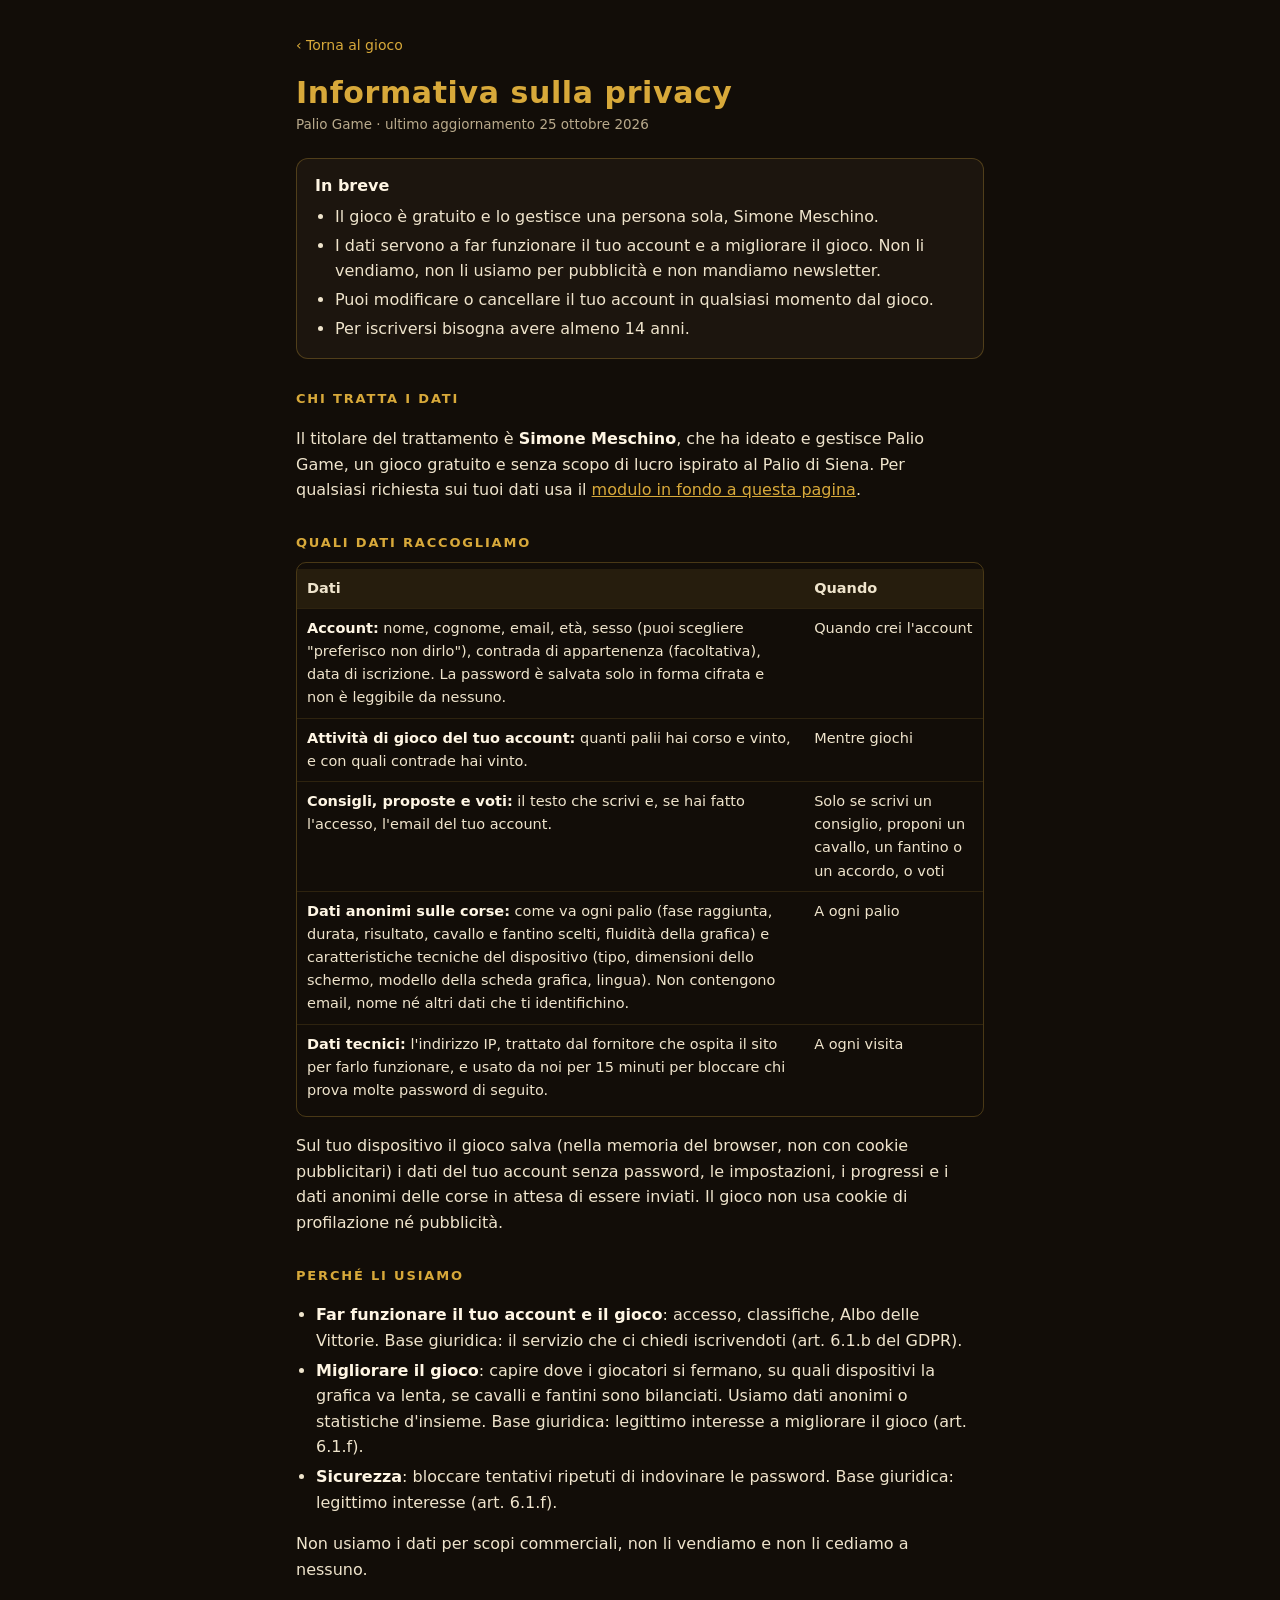
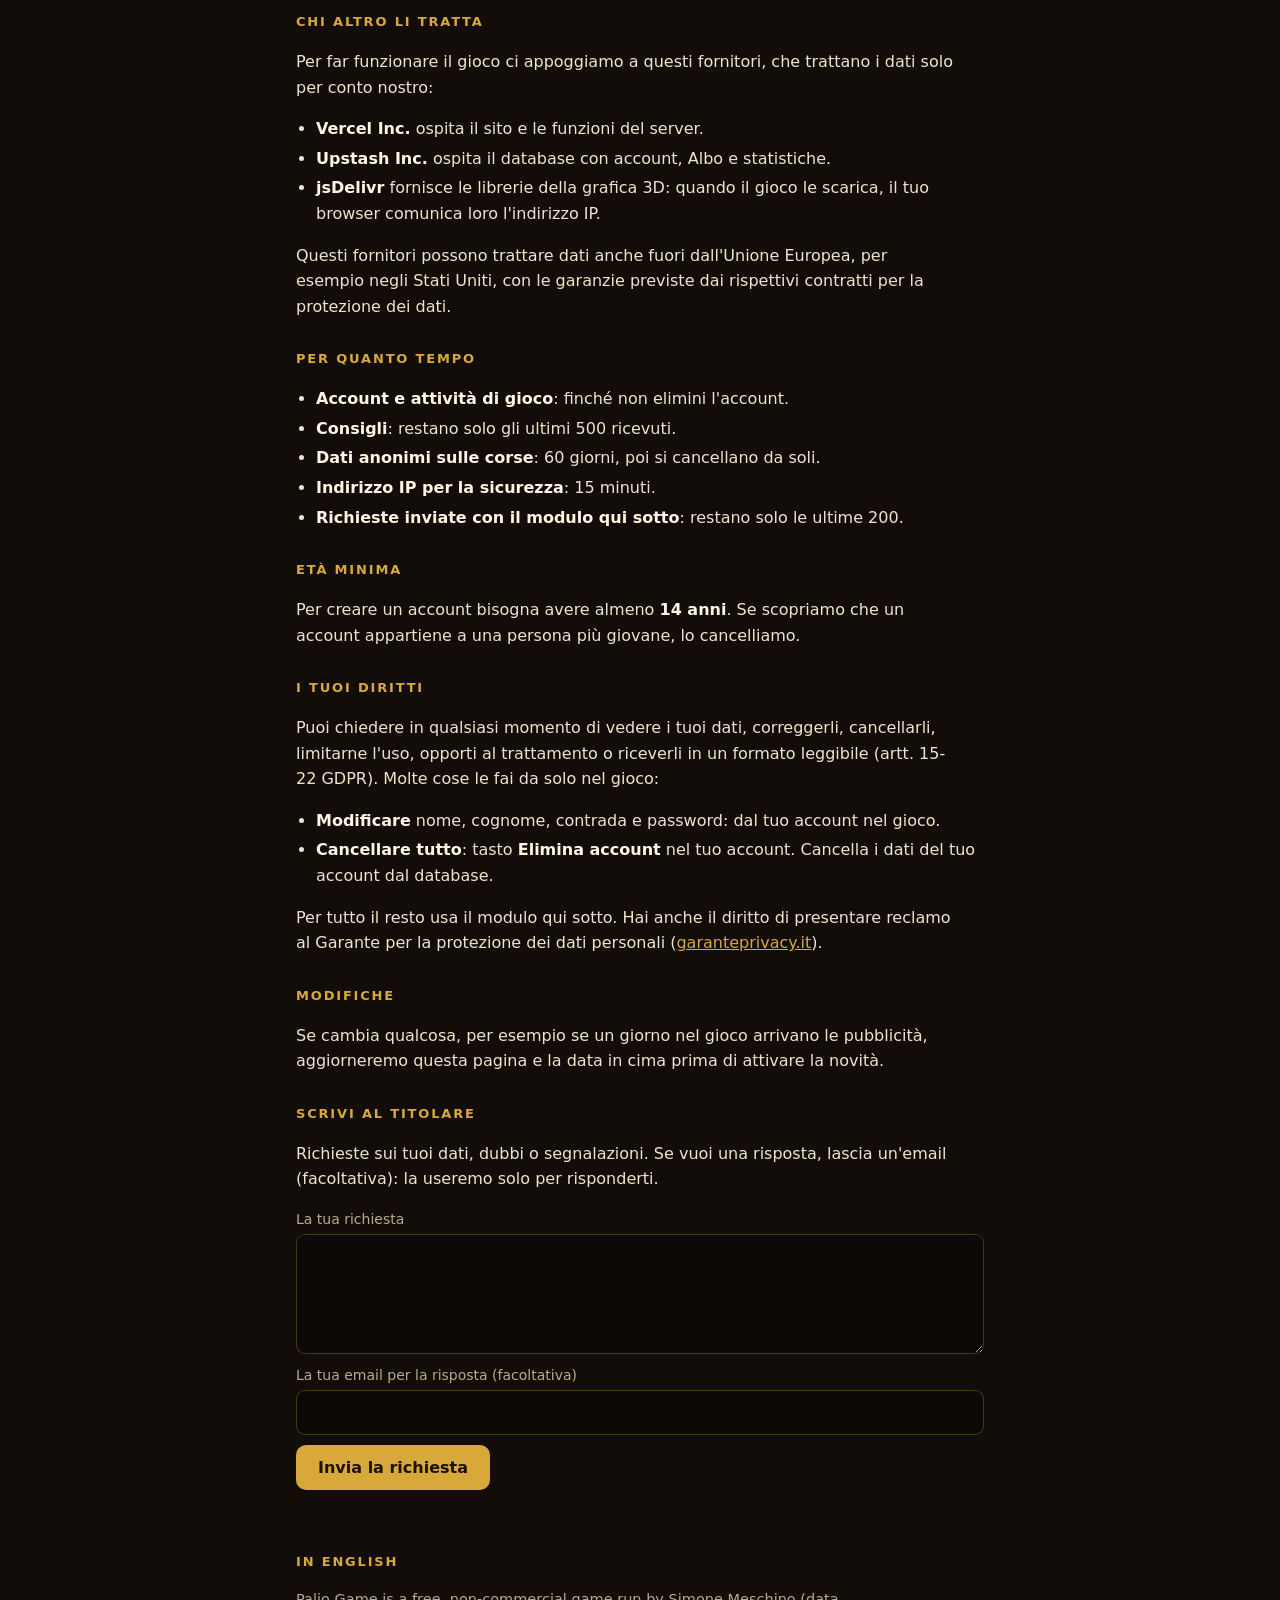
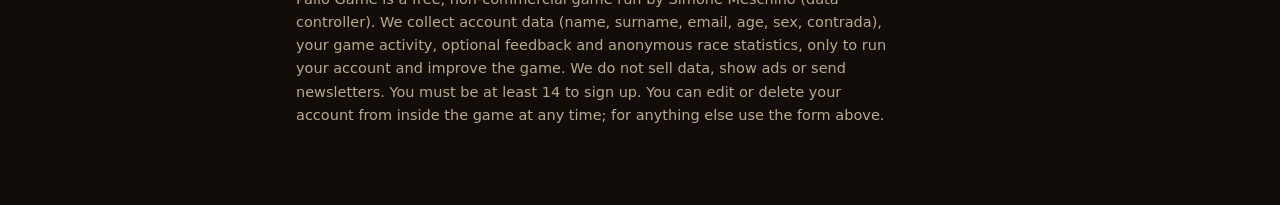
<file: privacy.html>
<!doctype html>
<html lang="it">
<head>
<meta charset="utf-8" />
<meta name="viewport" content="width=device-width, initial-scale=1" />
<title>Privacy · Palio Game</title>
<meta name="robots" content="noindex" />
<style>
  /* Una sola tinta, quella del gioco: pagina scura, oro e crema. */
  :root {
    --fondo: #120d08;
    --carta: #1c150e;
    --bordo: rgba(216, 169, 58, 0.28);
    --testo: #efe4cc;
    --tenue: #b9aa8c;
    --oro: #d8a93a;
    --rosso: #e8896f;
    --verde: #8fd19e;
  }
  * { box-sizing: border-box; }
  body {
    margin: 0;
    background: var(--fondo);
    color: var(--testo);
    font-family: 'Trebuchet MS', 'Segoe UI', system-ui, sans-serif;
    font-size: 16px;
    line-height: 1.6;
  }
  main { max-width: 720px; margin: 0 auto; padding: 32px 16px 64px; }
  .torna { color: var(--oro); text-decoration: none; font-size: 14px; }
  .torna:hover, .torna:focus-visible { text-decoration: underline; }
  h1 { font-size: 30px; line-height: 1.15; margin: 18px 0 4px; color: var(--oro); text-wrap: balance; letter-spacing: .02em; }
  .agg { color: var(--tenue); font-size: 13.5px; margin: 0 0 22px; }
  .sintesi {
    background: var(--carta);
    border: 1px solid var(--bordo);
    border-radius: 12px;
    padding: 14px 18px;
    margin: 0 0 26px;
  }
  .sintesi ul { margin: 6px 0 0; padding-left: 20px; }
  .sintesi li { margin: 3px 0; }
  h2 {
    font-size: 13px;
    letter-spacing: .14em;
    text-transform: uppercase;
    color: var(--oro);
    margin: 30px 0 8px;
  }
  p, li { max-width: 65ch; }
  ul { padding-left: 20px; }
  li { margin: 4px 0; }
  b { color: #fff6e4; }
  a { color: var(--oro); }
  table { width: 100%; border-collapse: collapse; font-size: 14.5px; margin: 6px 0; }
  .tab { overflow-x: auto; border: 1px solid var(--bordo); border-radius: 10px; }
  th, td { text-align: left; padding: 8px 10px; vertical-align: top; border-top: 1px solid rgba(216,169,58,.14); }
  th { background: rgba(216,169,58,.1); border-top: none; font-weight: 700; }
  form { display: flex; flex-direction: column; gap: 10px; margin-top: 10px; }
  label { font-size: 14px; color: var(--tenue); display: flex; flex-direction: column; gap: 4px; }
  textarea, input {
    font: inherit;
    color: var(--testo);
    background: #0d0906;
    border: 1px solid var(--bordo);
    border-radius: 9px;
    padding: 10px 12px;
  }
  textarea { min-height: 120px; resize: vertical; }
  textarea:focus-visible, input:focus-visible, button:focus-visible { outline: 2px solid var(--oro); outline-offset: 2px; }
  button {
    align-self: flex-start;
    font: inherit;
    font-weight: 800;
    padding: 10px 22px;
    border-radius: 10px;
    border: none;
    background: var(--oro);
    color: #1a1206;
    cursor: pointer;
  }
  button:disabled { opacity: .55; cursor: wait; }
  #esito { min-height: 22px; font-size: 14.5px; }
  .ok { color: var(--verde); }
  .ko { color: var(--rosso); }
  .en { color: var(--tenue); font-size: 14.5px; }
</style>
</head>
<body>
<main>
  <a class="torna" href="/">‹ Torna al gioco</a>
  <h1>Informativa sulla privacy</h1>
  <p class="agg">Palio Game · ultimo aggiornamento 25 ottobre 2026</p>

  <div class="sintesi">
    <b>In breve</b>
    <ul>
      <li>Il gioco è gratuito e lo gestisce una persona sola, Simone Meschino.</li>
      <li>I dati servono a far funzionare il tuo account e a migliorare il gioco. Non li vendiamo, non li usiamo per pubblicità e non mandiamo newsletter.</li>
      <li>Puoi modificare o cancellare il tuo account in qualsiasi momento dal gioco.</li>
      <li>Per iscriversi bisogna avere almeno 14 anni.</li>
    </ul>
  </div>

  <h2>Chi tratta i dati</h2>
  <p>Il titolare del trattamento è <b>Simone Meschino</b>, che ha ideato e gestisce Palio Game, un gioco gratuito e senza scopo di lucro ispirato al Palio di Siena. Per qualsiasi richiesta sui tuoi dati usa il <a href="#contatto">modulo in fondo a questa pagina</a>.</p>

  <h2>Quali dati raccogliamo</h2>
  <div class="tab"><table>
    <thead><tr><th>Dati</th><th>Quando</th></tr></thead>
    <tbody>
      <tr><td><b>Account:</b> nome, cognome, email, età, sesso (puoi scegliere "preferisco non dirlo"), contrada di appartenenza (facoltativa), data di iscrizione. La password è salvata solo in forma cifrata e non è leggibile da nessuno.</td><td>Quando crei l'account</td></tr>
      <tr><td><b>Attività di gioco del tuo account:</b> quanti palii hai corso e vinto, e con quali contrade hai vinto.</td><td>Mentre giochi</td></tr>
      <tr><td><b>Consigli, proposte e voti:</b> il testo che scrivi e, se hai fatto l'accesso, l'email del tuo account.</td><td>Solo se scrivi un consiglio, proponi un cavallo, un fantino o un accordo, o voti</td></tr>
      <tr><td><b>Dati anonimi sulle corse:</b> come va ogni palio (fase raggiunta, durata, risultato, cavallo e fantino scelti, fluidità della grafica) e caratteristiche tecniche del dispositivo (tipo, dimensioni dello schermo, modello della scheda grafica, lingua). Non contengono email, nome né altri dati che ti identifichino.</td><td>A ogni palio</td></tr>
      <tr><td><b>Dati tecnici:</b> l'indirizzo IP, trattato dal fornitore che ospita il sito per farlo funzionare, e usato da noi per 15 minuti per bloccare chi prova molte password di seguito.</td><td>A ogni visita</td></tr>
    </tbody>
  </table></div>
  <p>Sul tuo dispositivo il gioco salva (nella memoria del browser, non con cookie pubblicitari) i dati del tuo account senza password, le impostazioni, i progressi e i dati anonimi delle corse in attesa di essere inviati. Il gioco non usa cookie di profilazione né pubblicità.</p>

  <h2>Perché li usiamo</h2>
  <ul>
    <li><b>Far funzionare il tuo account e il gioco</b>: accesso, classifiche, Albo delle Vittorie. Base giuridica: il servizio che ci chiedi iscrivendoti (art. 6.1.b del GDPR).</li>
    <li><b>Migliorare il gioco</b>: capire dove i giocatori si fermano, su quali dispositivi la grafica va lenta, se cavalli e fantini sono bilanciati. Usiamo dati anonimi o statistiche d'insieme. Base giuridica: legittimo interesse a migliorare il gioco (art. 6.1.f).</li>
    <li><b>Sicurezza</b>: bloccare tentativi ripetuti di indovinare le password. Base giuridica: legittimo interesse (art. 6.1.f).</li>
  </ul>
  <p>Non usiamo i dati per scopi commerciali, non li vendiamo e non li cediamo a nessuno.</p>

  <h2>Chi altro li tratta</h2>
  <p>Per far funzionare il gioco ci appoggiamo a questi fornitori, che trattano i dati solo per conto nostro:</p>
  <ul>
    <li><b>Vercel Inc.</b> ospita il sito e le funzioni del server.</li>
    <li><b>Upstash Inc.</b> ospita il database con account, Albo e statistiche.</li>
    <li><b>jsDelivr</b> fornisce le librerie della grafica 3D: quando il gioco le scarica, il tuo browser comunica loro l'indirizzo IP.</li>
  </ul>
  <p>Questi fornitori possono trattare dati anche fuori dall'Unione Europea, per esempio negli Stati Uniti, con le garanzie previste dai rispettivi contratti per la protezione dei dati.</p>

  <h2>Per quanto tempo</h2>
  <ul>
    <li><b>Account e attività di gioco</b>: finché non elimini l'account.</li>
    <li><b>Consigli</b>: restano solo gli ultimi 500 ricevuti.</li>
    <li><b>Dati anonimi sulle corse</b>: 60 giorni, poi si cancellano da soli.</li>
    <li><b>Indirizzo IP per la sicurezza</b>: 15 minuti.</li>
    <li><b>Richieste inviate con il modulo qui sotto</b>: restano solo le ultime 200.</li>
  </ul>

  <h2>Età minima</h2>
  <p>Per creare un account bisogna avere almeno <b>14 anni</b>. Se scopriamo che un account appartiene a una persona più giovane, lo cancelliamo.</p>

  <h2>I tuoi diritti</h2>
  <p>Puoi chiedere in qualsiasi momento di vedere i tuoi dati, correggerli, cancellarli, limitarne l'uso, opporti al trattamento o riceverli in un formato leggibile (artt. 15-22 GDPR). Molte cose le fai da solo nel gioco:</p>
  <ul>
    <li><b>Modificare</b> nome, cognome, contrada e password: dal tuo account nel gioco.</li>
    <li><b>Cancellare tutto</b>: tasto <b>Elimina account</b> nel tuo account. Cancella i dati del tuo account dal database.</li>
  </ul>
  <p>Per tutto il resto usa il modulo qui sotto. Hai anche il diritto di presentare reclamo al Garante per la protezione dei dati personali (<a href="https://www.garanteprivacy.it" rel="noopener">garanteprivacy.it</a>).</p>

  <h2>Modifiche</h2>
  <p>Se cambia qualcosa, per esempio se un giorno nel gioco arrivano le pubblicità, aggiorneremo questa pagina e la data in cima prima di attivare la novità.</p>

  <h2 id="contatto">Scrivi al titolare</h2>
  <p>Richieste sui tuoi dati, dubbi o segnalazioni. Se vuoi una risposta, lascia un'email (facoltativa): la useremo solo per risponderti.</p>
  <form id="modulo" novalidate>
    <label>La tua richiesta
      <textarea id="testo" maxlength="1000" required></textarea>
    </label>
    <label>La tua email per la risposta (facoltativa)
      <input id="email" type="email" maxlength="120" autocomplete="email" />
    </label>
    <button type="submit" id="invia">Invia la richiesta</button>
    <div id="esito" role="status" aria-live="polite"></div>
  </form>

  <h2>In English</h2>
  <p class="en">Palio Game is a free, non-commercial game run by Simone Meschino (data controller). We collect account data (name, surname, email, age, sex, contrada), your game activity, optional feedback and anonymous race statistics, only to run your account and improve the game. We do not sell data, show ads or send newsletters. You must be at least 14 to sign up. You can edit or delete your account from inside the game at any time; for anything else use the form above.</p>
</main>
<script>
  // Il modulo scrive al server del gioco: la richiesta arriva nel portale admin.
  const modulo = document.getElementById("modulo");
  const esito = document.getElementById("esito");
  modulo.addEventListener("submit", async (e) => {
    e.preventDefault();
    const testo = document.getElementById("testo").value.trim();
    const email = document.getElementById("email").value.trim();
    if (testo.length < 5) { esito.className = "ko"; esito.textContent = "Scrivi la richiesta (almeno qualche parola)."; return; }
    const tasto = document.getElementById("invia");
    tasto.disabled = true; esito.className = ""; esito.textContent = "Invio…";
    try {
      const r = await fetch("/api/account", { method: "POST", headers: { "Content-Type": "application/json" },
        body: JSON.stringify({ action: "privacyRequest", text: testo, email }) });
      const j = await r.json().catch(() => ({}));
      if (r.ok && j.ok) {
        esito.className = "ok"; esito.textContent = "Richiesta inviata. Grazie.";
        modulo.reset();
      } else if (j.error === "troppi-tentativi") {
        esito.className = "ko"; esito.textContent = "Hai già inviato diverse richieste: riprova fra un quarto d'ora.";
      } else if (j.error === "email") {
        esito.className = "ko"; esito.textContent = "L'email non sembra valida: correggila o lasciala vuota.";
      } else {
        esito.className = "ko"; esito.textContent = "Invio non riuscito. Riprova fra qualche minuto.";
      }
    } catch (err) {
      esito.className = "ko"; esito.textContent = "Connessione assente. Riprova quando sei online.";
    }
    tasto.disabled = false;
  });
</script>
</body>
</html>
</file>
